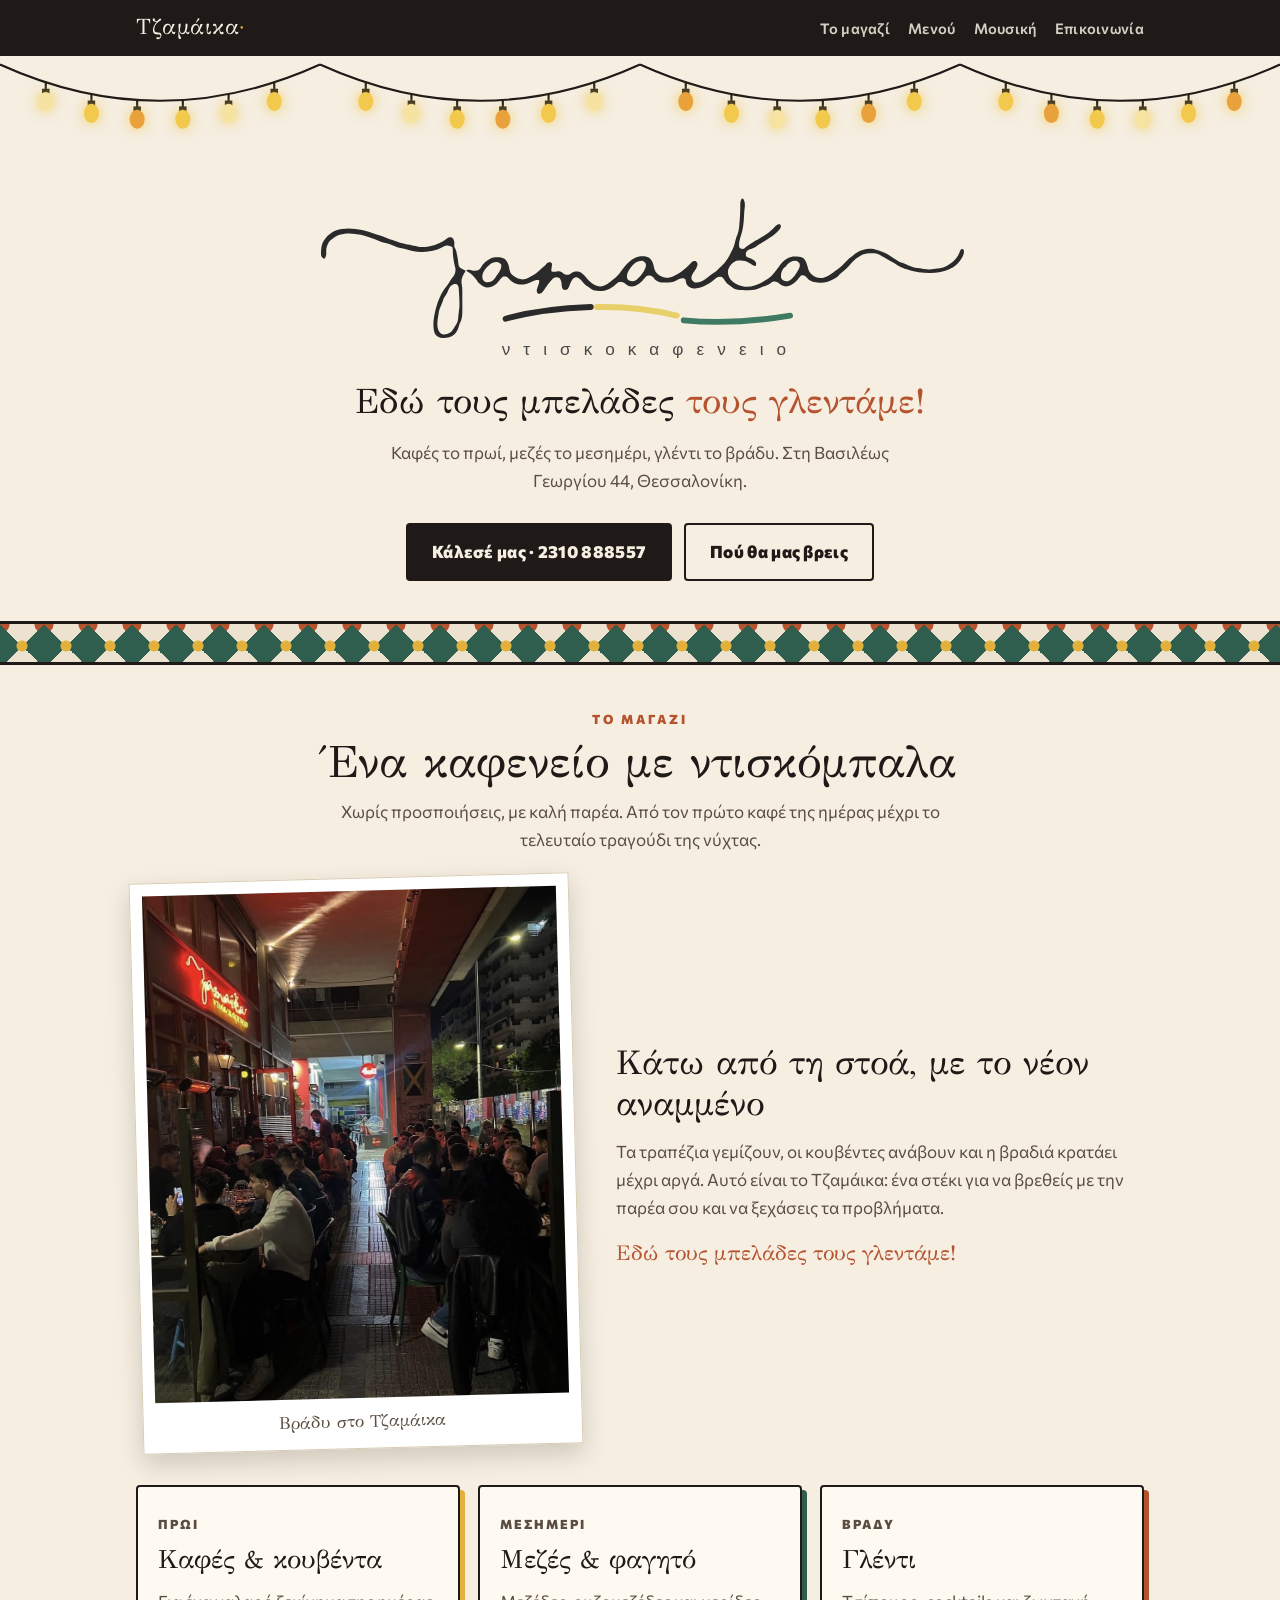
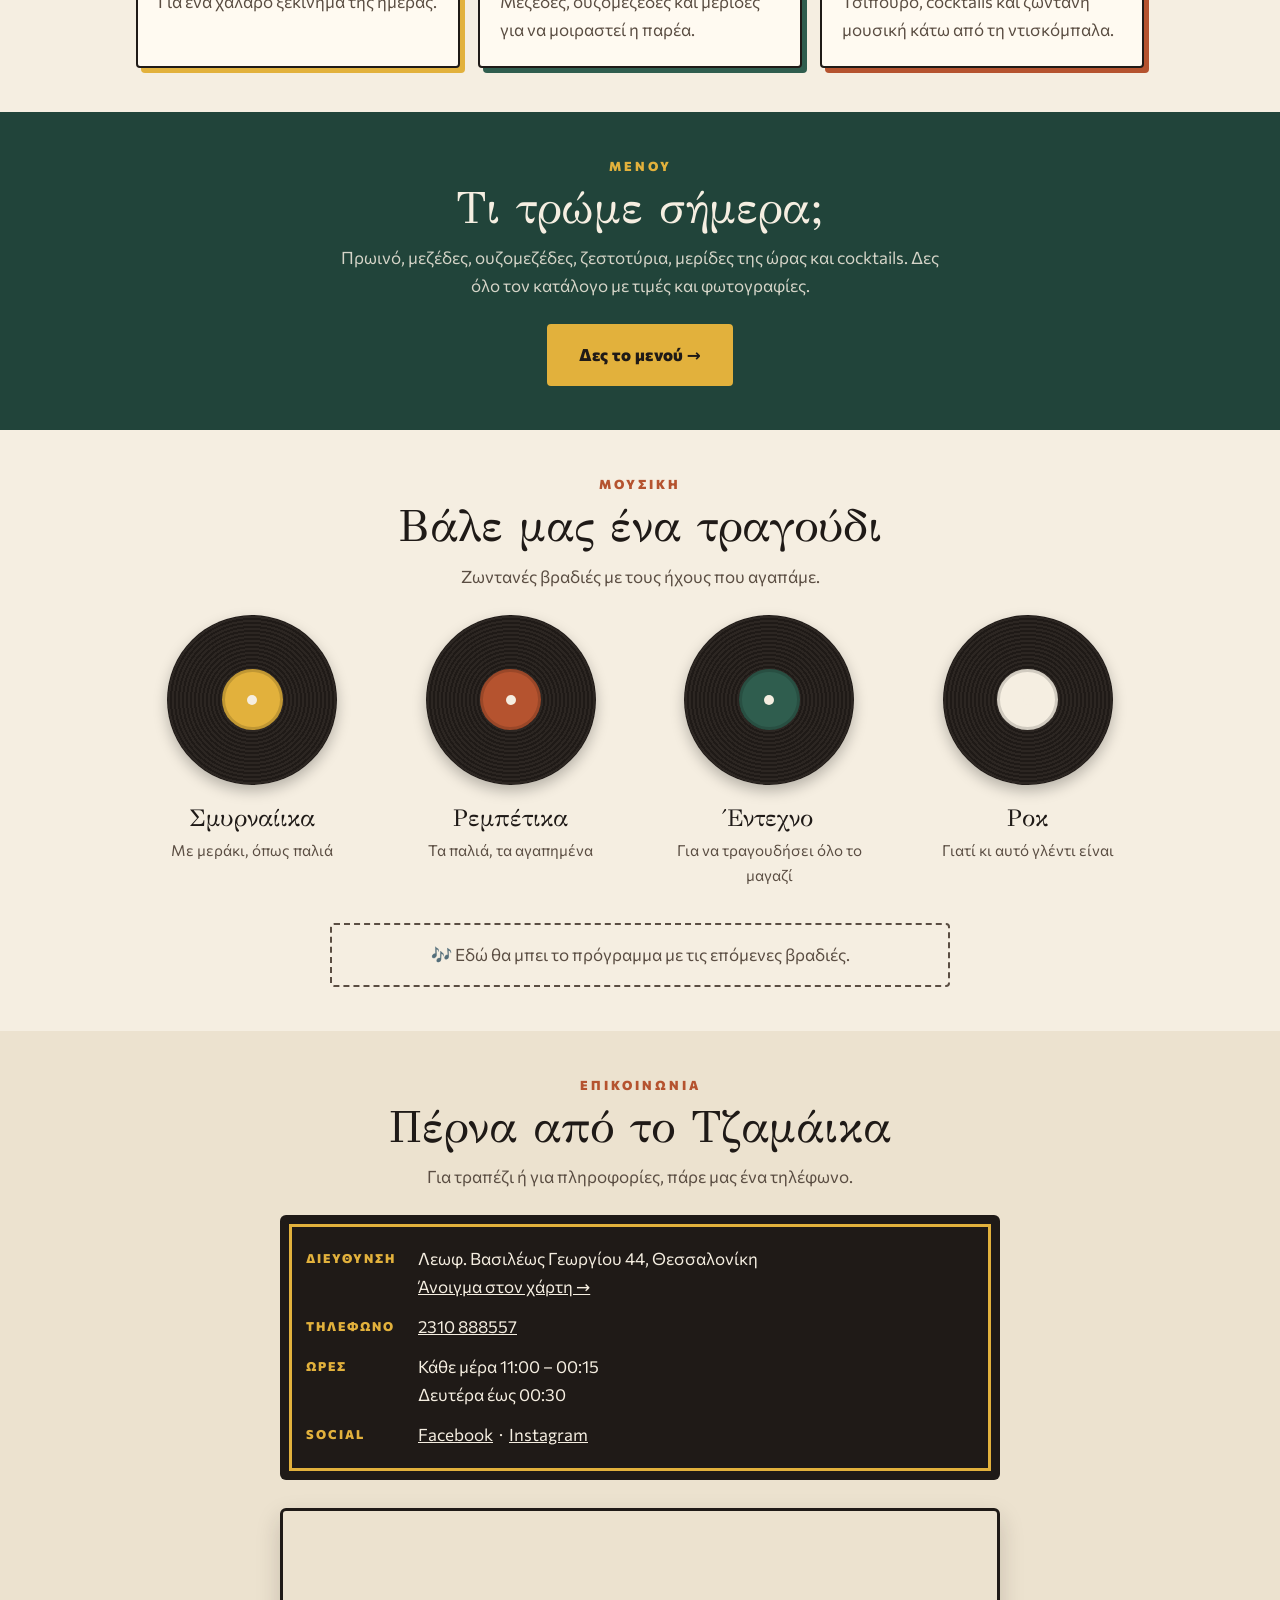
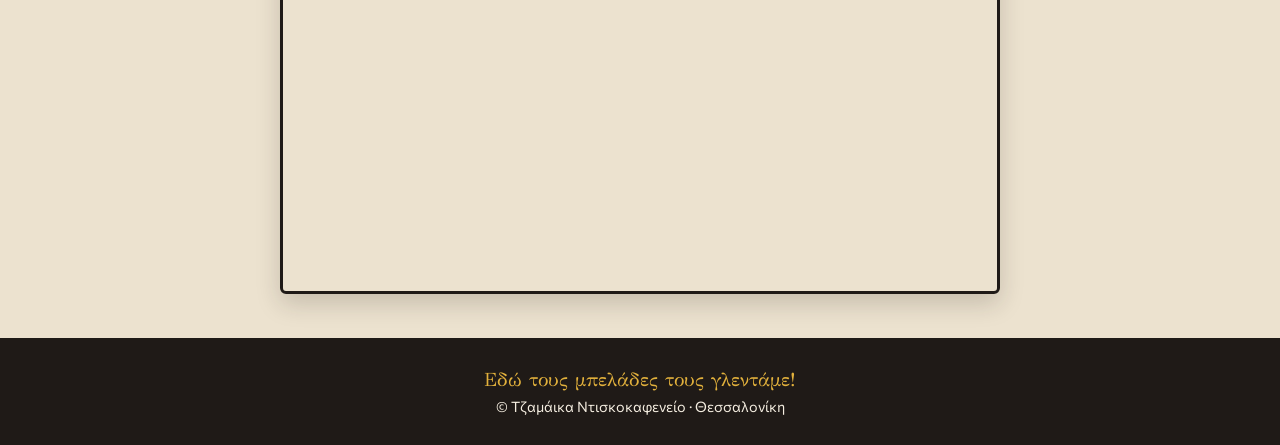
<file: index.html>
<!doctype html>
<html lang="el">
<head>
<meta charset="utf-8">
<meta name="viewport" content="width=device-width, initial-scale=1">
<title>Τζαμάικα Ντισκοκαφενείο · Θεσσαλονίκη</title>
<meta name="description" content="Τζαμάικα ντισκοκαφενείο στη Λεωφ. Βασιλέως Γεωργίου 44, Θεσσαλονίκη. Καφές, μεζέδες, φαγητό και ζωντανή λαϊκή μουσική.">
<link rel="preconnect" href="https://fonts.googleapis.com">
<link rel="preconnect" href="https://fonts.gstatic.com" crossorigin>
<link href="https://fonts.googleapis.com/css2?family=GFS+Didot&family=Commissioner:wght@400;600;800&display=swap" rel="stylesheet">
<style>
:root{
    --plaster:#f5eee1; --plaster2:#ece2cf; --ink:#1f1a17; --ink2:#5a4d42;
    --mustard:#e2b13c; --green:#2f5d4e; --green-d:#21443a; --clay:#b5532f; --line:#d9cbb2;
  }
  *{box-sizing:border-box;margin:0;padding:0}
  html{scroll-behavior:smooth}
  body{font-family:"Commissioner",system-ui,sans-serif;background:var(--plaster);color:var(--ink);line-height:1.65;font-size:17px}
  a{color:inherit}
  .wrap{max-width:1040px;margin:0 auto;padding:0 16px}
  .serif{font-family:"GFS Didot",Georgia,serif}

  /* top bar */
  header{position:sticky;top:0;z-index:20;background:var(--ink);color:var(--plaster)}
  header .wrap{display:flex;align-items:center;justify-content:space-between;min-height:56px;gap:10px;flex-wrap:wrap}
  .brand{font-family:"GFS Didot",serif;font-size:1.35rem;text-decoration:none;letter-spacing:.5px}
  .brand b{color:var(--mustard);font-weight:400}
  nav{display:flex;gap:18px;flex-wrap:wrap}
  nav a{text-decoration:none;font-size:.92rem;font-weight:600;letter-spacing:.3px;opacity:.85}
  @media (max-width:520px){header .wrap{justify-content:center;padding-top:6px;padding-bottom:6px}.brand{display:none}nav{gap:14px;justify-content:center}nav a{font-size:.85rem}}
  nav a:hover{opacity:1;color:var(--mustard)}

  /* hero */
  .hero{position:relative;text-align:center;padding:0 0 40px;overflow:hidden}
  .lights{display:block;width:100%;height:90px}
  .lights .b{filter:drop-shadow(0 0 6px rgba(242,201,76,.9))}
  @media (prefers-reduced-motion:no-preference){
    .lights .b{animation:glow 2.4s ease-in-out infinite}
    .lights .b:nth-of-type(3n){animation-delay:.8s}
    .lights .b:nth-of-type(3n+1){animation-delay:1.6s}
  }
  @keyframes glow{50%{opacity:.55}}
  .logo{display:block;width:min(680px,100%);height:auto;margin:18px auto 6px}
  .motto{font-family:"GFS Didot",serif;font-size:clamp(1.5rem,4.5vw,2.2rem);margin:6px 0 8px}
  .motto em{color:var(--clay);font-style:normal}
  .sub{color:var(--ink2);max-width:560px;margin:0 auto 28px}
  .btns{display:flex;gap:12px;justify-content:center;flex-wrap:wrap}
  .btn{display:inline-block;padding:13px 24px;border-radius:4px;text-decoration:none;font-weight:800;letter-spacing:.3px;border:2px solid var(--ink)}
  .btn.primary{background:var(--ink);color:var(--plaster)}
  .btn.primary:hover{background:var(--green)}
  .btn.ghost:hover{background:var(--mustard)}

  /* cement tile band */
  .tiles{height:44px;background-color:var(--plaster2);
    background-image:
      radial-gradient(circle at 50% 50%,var(--mustard) 0 5px,transparent 6px),
      conic-gradient(from 45deg at 50% 50%,var(--green) 0 25%,transparent 0 50%,var(--green) 0 75%,transparent 0),
      radial-gradient(circle at 0 0,var(--clay) 0 9px,transparent 10px),
      radial-gradient(circle at 100% 0,var(--clay) 0 9px,transparent 10px),
      radial-gradient(circle at 0 100%,var(--clay) 0 9px,transparent 10px),
      radial-gradient(circle at 100% 100%,var(--clay) 0 9px,transparent 10px);
    background-size:44px 44px,44px 44px,44px 44px,44px 44px,44px 44px,44px 44px;
    border-top:3px solid var(--ink);border-bottom:3px solid var(--ink)}

  section{padding:44px 0}
  .kicker{display:block;text-align:center;font-size:.8rem;font-weight:800;letter-spacing:3px;text-transform:uppercase;color:var(--clay);margin-bottom:6px}
  h2{font-family:"GFS Didot",serif;font-weight:400;font-size:clamp(2rem,6vw,2.8rem);text-align:center;line-height:1.15}
  .lead{color:var(--ink2);text-align:center;max-width:620px;margin:10px auto 24px}

  /* about */
  .three{display:grid;grid-template-columns:repeat(auto-fit,minmax(230px,1fr));gap:18px}
  .moment{background:#fffaf1;border:2px solid var(--ink);border-radius:4px;padding:22px 20px;box-shadow:5px 5px 0 var(--mustard)}
  .moment:nth-child(2){box-shadow:5px 5px 0 var(--green)}
  .moment:nth-child(3){box-shadow:5px 5px 0 var(--clay)}
  .moment .when{font-size:.8rem;font-weight:800;letter-spacing:2px;text-transform:uppercase;color:var(--ink2)}
  .moment h3{font-family:"GFS Didot",serif;font-weight:400;font-size:1.6rem;margin:2px 0 6px}
  .moment p{color:var(--ink2)}

  /* menu board */
  .board-sec{background:var(--green-d)}
  .board-sec h2,.board-sec .lead{color:var(--plaster)}
  .board-sec .lead{opacity:.85}
  .board-sec .kicker{color:var(--mustard)}
  .board{background:var(--green);border:10px solid #6b4a2e;border-radius:6px;padding:28px 24px;color:var(--plaster);
    box-shadow:inset 0 0 40px rgba(0,0,0,.35),0 8px 24px rgba(0,0,0,.3);display:grid;grid-template-columns:repeat(auto-fit,minmax(300px,1fr));gap:26px 48px;max-width:860px;margin:0 auto}
  .board h3{font-family:"GFS Didot",serif;font-weight:400;font-size:1.6rem;color:var(--mustard);border-bottom:1px dashed rgba(245,238,225,.4);padding-bottom:4px;margin-bottom:10px}
  .item{display:flex;align-items:baseline;gap:8px;margin:6px 0}
  .item span:first-child{white-space:nowrap}
  .item .dots{flex:1;border-bottom:2px dotted rgba(245,238,225,.45);transform:translateY(-4px)}
  .item .price{color:var(--mustard);font-weight:600;white-space:nowrap}
  .note{font-size:.9rem;opacity:.75;text-align:center;margin-top:18px;color:var(--plaster)}

  /* music records */
  .records{display:grid;grid-template-columns:repeat(auto-fit,minmax(200px,1fr));gap:26px;justify-items:center}
  .rec{text-align:center}
  .disc{width:170px;height:170px;border-radius:50%;margin:0 auto 14px;position:relative;
    background:repeating-radial-gradient(circle,#1f1a17 0 2px,#2c2622 2px 4px);box-shadow:0 6px 14px rgba(0,0,0,.25)}
  .disc::after{content:"";position:absolute;inset:32%;border-radius:50%;background:var(--c);
    box-shadow:inset 0 0 0 3px rgba(0,0,0,.15)}
  .disc::before{content:"";position:absolute;left:50%;top:50%;width:10px;height:10px;margin:-5px;border-radius:50%;background:var(--plaster);z-index:1}
  .rec:hover .disc{transform:rotate(25deg);transition:transform .6s}
  .rec h3{font-family:"GFS Didot",serif;font-weight:400;font-size:1.5rem}
  .rec p{color:var(--ink2);font-size:.95rem}
  .soon{max-width:620px;margin:34px auto 0;text-align:center;border:2px dashed var(--ink2);border-radius:4px;padding:16px;color:var(--ink2)}

  /* contact sign */
  .contact-sec{background:var(--plaster2)}
  .sign{max-width:720px;margin:0 auto;background:var(--ink);color:var(--plaster);border-radius:6px;padding:30px 26px;
    outline:3px solid var(--mustard);outline-offset:-12px}
  .sign dl{display:grid;grid-template-columns:auto 1fr;gap:12px 22px}
  .sign dt{font-size:.78rem;font-weight:800;letter-spacing:2px;text-transform:uppercase;color:var(--mustard);padding-top:3px}
  .sign dd a{color:var(--plaster)}
  .sign dd a:hover{color:var(--mustard)}
  @media (max-width:520px){.sign dl{grid-template-columns:1fr;gap:2px}.sign dd{margin-bottom:12px}}
  .map{max-width:720px;margin:28px auto 0;border:3px solid var(--ink);border-radius:6px;overflow:hidden;box-shadow:0 10px 24px rgba(31,26,23,.18);line-height:0}
  .map iframe{display:block;width:100%;height:380px;border:0}
  @media (max-width:520px){.map iframe{height:300px}}

  footer{background:var(--ink);color:var(--plaster);text-align:center;padding:26px 0;font-size:.9rem}
  footer .serif{font-size:1.2rem;color:var(--mustard)}
  .sr{position:absolute;width:1px;height:1px;overflow:hidden;clip:rect(0 0 0 0);white-space:nowrap}
  .story{display:grid;grid-template-columns:minmax(0,5fr) minmax(0,6fr);gap:40px;align-items:center;margin:0 0 36px}
  .photo{background:#fff;padding:12px 12px 0;border:1px solid var(--line);box-shadow:0 10px 24px rgba(31,26,23,.18);transform:rotate(-1.5deg);max-width:440px;justify-self:center}
  .photo img{display:block;width:100%;height:auto}
  .photo figcaption{font-family:"GFS Didot",serif;text-align:center;padding:10px 0 12px;color:var(--ink2)}
  .story-text h3{font-family:"GFS Didot",serif;font-weight:400;font-size:clamp(1.6rem,4vw,2.1rem);line-height:1.2;margin-bottom:14px}
  .story-text p{color:var(--ink2);margin-bottom:14px}
  .story-text .sig{font-family:"GFS Didot",serif;font-size:1.3rem;color:var(--clay)}
  @media (max-width:760px){.story{grid-template-columns:1fr;gap:28px}.photo{transform:none}}

/* homepage menu teaser */
.teaser{text-align:center}
.menu-btn{background:var(--mustard);color:var(--ink);border-color:var(--mustard);font-size:1.05rem;padding:15px 30px}
.menu-btn:hover{background:var(--plaster);border-color:var(--plaster)}
nav a.on{color:var(--mustard);opacity:1}

/* menu page */
.page-head{text-align:center;padding:24px 0 20px}
.page-head .logo-sm{display:block;width:min(360px,80%);height:auto;margin:0 auto 10px}
.page-head h1{font-family:"GFS Didot",serif;font-weight:400;font-size:clamp(2.4rem,7vw,3.4rem);line-height:1.1}
.page-head p{color:var(--ink2);max-width:560px;margin:10px auto 0}
.cats{position:sticky;top:56px;z-index:10;background:var(--ink);padding:10px 0}
.cats .wrap{display:flex;gap:10px;justify-content:center;flex-wrap:wrap}
.cats a{color:var(--plaster);text-decoration:none;font-weight:600;font-size:.92rem;padding:6px 14px;border:1px solid rgba(245,238,225,.35);border-radius:999px}
.cats a:hover{background:var(--mustard);color:var(--ink);border-color:var(--mustard)}
.cat{padding:28px 0 8px;scroll-margin-top:120px}
.cat h2{margin-bottom:16px;font-size:clamp(1.7rem,5vw,2.2rem)}
.dishes{display:flex;flex-wrap:wrap;justify-content:center;gap:16px}
.dishes .dish{flex:1 1 240px;max-width:300px}
.dish{background:#fffaf1;border:2px solid var(--ink);border-radius:4px;overflow:hidden;display:flex;flex-direction:column}
.dish .pic{aspect-ratio:16/10;background:var(--plaster2);display:flex;align-items:center;justify-content:center;border-bottom:2px solid var(--ink);
  background-image:repeating-linear-gradient(45deg,transparent 0 14px,rgba(31,26,23,.05) 14px 28px);color:var(--ink2);font-size:.9rem}
.dish .pic img{width:100%;height:100%;object-fit:cover;display:block}
.dish .body{padding:10px 12px 12px;display:flex;flex-direction:column;gap:4px;flex:1}
.dish .row{display:flex;justify-content:space-between;align-items:baseline;gap:10px}
.dish h3{font-family:"GFS Didot",serif;font-weight:400;font-size:1.2rem;line-height:1.2}
.dish .price{font-weight:800;color:var(--clay);white-space:nowrap}
.dish p{color:var(--ink2);font-size:.93rem}
.back{text-align:center;padding:24px 0 40px}
@media (max-width:520px){.cats{top:auto;position:static}}

.cat.contact-sec{background:transparent}
.dish .pic{font-size:.8rem}

/* menu list rows */
.mlist{list-style:none;display:grid;grid-template-columns:repeat(auto-fit,minmax(min(100%,440px),1fr));gap:12px 28px;max-width:980px;margin:0 auto}
.mi{display:grid;grid-template-columns:64px 1fr auto;gap:12px;align-items:center;background:#fffaf1;border:1px solid var(--line);border-radius:6px;padding:8px 12px 8px 8px}
.mi.pop{border-color:var(--mustard);box-shadow:3px 3px 0 var(--mustard)}
.mi .th{width:64px;height:64px;border-radius:4px;overflow:hidden;background:var(--plaster2);background-image:radial-gradient(circle at 50% 50%,var(--mustard) 0 4px,transparent 5px),conic-gradient(from 45deg at 50% 50%,rgba(47,93,78,.35) 0 25%,transparent 0 50%,rgba(47,93,78,.35) 0 75%,transparent 0);background-size:32px 32px}
.mi .th img{width:100%;height:100%;object-fit:cover;display:block}
.mi .noimg{display:block;width:100%;height:100%;background:var(--plaster2);
  background-image:radial-gradient(circle at 50% 50%,var(--mustard) 0 4px,transparent 5px),conic-gradient(from 45deg at 50% 50%,rgba(47,93,78,.35) 0 25%,transparent 0 50%,rgba(47,93,78,.35) 0 75%,transparent 0);background-size:32px 32px}
.mi .nm{display:flex;flex-wrap:wrap;align-items:center;gap:6px;font-family:"GFS Didot",serif;font-size:1.12rem;line-height:1.25}
.mi .badge{font-family:"Commissioner",sans-serif;font-size:.68rem;font-weight:800;letter-spacing:.5px;text-transform:uppercase;background:var(--mustard);color:var(--ink);padding:2px 7px;border-radius:999px}
.mi p{color:var(--ink2);font-size:.86rem;line-height:1.4;margin-top:2px}
.mi .pr{font-weight:800;color:var(--clay);white-space:nowrap}
.cats a.drinks-chip{border-color:var(--mustard);color:var(--mustard)}
.drinks{margin-top:36px}
.dboard{grid-template-columns:repeat(auto-fit,minmax(min(100%,300px),1fr));max-width:1040px}
.dcol .item{font-size:.93rem}
.dcol .item span:first-child{white-space:normal}
</style>
</head>
<body>
<header>
  <div class="wrap">
    <a class="brand" href="#top">Τζαμάικα<b>·</b></a>
    <nav>
      <a href="#about">Το μαγαζί</a>
      <a href="menu.html">Μενού</a>
      <a href="#music">Μουσική</a>
      <a href="#contact">Επικοινωνία</a>
    </nav>
  </div>
</header>

<main id="top">
  <div class="hero">
    <svg class="lights" viewBox="0 0 1200 90" preserveAspectRatio="xMidYMin slice" aria-hidden="true"><path d="M0 8 Q150 76 300 8 M300 8 Q450 76 600 8 M600 8 Q750 76 900 8 M900 8 Q1050 76 1200 8" fill="none" stroke="#1f1a17" stroke-width="2"/><line x1="42.9" y1="24.7" x2="42.9" y2="32.7" stroke="#1f1a17" stroke-width="2"/><rect x="39.4" y="30.7" width="7" height="5" fill="#1f1a17"/><ellipse class="b" cx="42.9" cy="42.7" rx="7" ry="9" fill="#f7e3a1"/><line x1="85.7" y1="35.8" x2="85.7" y2="43.8" stroke="#1f1a17" stroke-width="2"/><rect x="82.2" y="41.8" width="7" height="5" fill="#1f1a17"/><ellipse class="b" cx="85.7" cy="53.8" rx="7" ry="9" fill="#f2c94c"/><line x1="128.6" y1="41.3" x2="128.6" y2="49.3" stroke="#1f1a17" stroke-width="2"/><rect x="125.1" y="47.3" width="7" height="5" fill="#1f1a17"/><ellipse class="b" cx="128.6" cy="59.3" rx="7" ry="9" fill="#e9a23b"/><line x1="171.4" y1="41.3" x2="171.4" y2="49.3" stroke="#1f1a17" stroke-width="2"/><rect x="167.9" y="47.3" width="7" height="5" fill="#1f1a17"/><ellipse class="b" cx="171.4" cy="59.3" rx="7" ry="9" fill="#f2c94c"/><line x1="214.3" y1="35.8" x2="214.3" y2="43.8" stroke="#1f1a17" stroke-width="2"/><rect x="210.8" y="41.8" width="7" height="5" fill="#1f1a17"/><ellipse class="b" cx="214.3" cy="53.8" rx="7" ry="9" fill="#f7e3a1"/><line x1="257.1" y1="24.7" x2="257.1" y2="32.7" stroke="#1f1a17" stroke-width="2"/><rect x="253.6" y="30.7" width="7" height="5" fill="#1f1a17"/><ellipse class="b" cx="257.1" cy="42.7" rx="7" ry="9" fill="#f2c94c"/><line x1="342.9" y1="24.7" x2="342.9" y2="32.7" stroke="#1f1a17" stroke-width="2"/><rect x="339.4" y="30.7" width="7" height="5" fill="#1f1a17"/><ellipse class="b" cx="342.9" cy="42.7" rx="7" ry="9" fill="#f2c94c"/><line x1="385.7" y1="35.8" x2="385.7" y2="43.8" stroke="#1f1a17" stroke-width="2"/><rect x="382.2" y="41.8" width="7" height="5" fill="#1f1a17"/><ellipse class="b" cx="385.7" cy="53.8" rx="7" ry="9" fill="#f7e3a1"/><line x1="428.6" y1="41.3" x2="428.6" y2="49.3" stroke="#1f1a17" stroke-width="2"/><rect x="425.1" y="47.3" width="7" height="5" fill="#1f1a17"/><ellipse class="b" cx="428.6" cy="59.3" rx="7" ry="9" fill="#f2c94c"/><line x1="471.4" y1="41.3" x2="471.4" y2="49.3" stroke="#1f1a17" stroke-width="2"/><rect x="467.9" y="47.3" width="7" height="5" fill="#1f1a17"/><ellipse class="b" cx="471.4" cy="59.3" rx="7" ry="9" fill="#e9a23b"/><line x1="514.3" y1="35.8" x2="514.3" y2="43.8" stroke="#1f1a17" stroke-width="2"/><rect x="510.8" y="41.8" width="7" height="5" fill="#1f1a17"/><ellipse class="b" cx="514.3" cy="53.8" rx="7" ry="9" fill="#f2c94c"/><line x1="557.1" y1="24.7" x2="557.1" y2="32.7" stroke="#1f1a17" stroke-width="2"/><rect x="553.6" y="30.7" width="7" height="5" fill="#1f1a17"/><ellipse class="b" cx="557.1" cy="42.7" rx="7" ry="9" fill="#f7e3a1"/><line x1="642.9" y1="24.7" x2="642.9" y2="32.7" stroke="#1f1a17" stroke-width="2"/><rect x="639.4" y="30.7" width="7" height="5" fill="#1f1a17"/><ellipse class="b" cx="642.9" cy="42.7" rx="7" ry="9" fill="#e9a23b"/><line x1="685.7" y1="35.8" x2="685.7" y2="43.8" stroke="#1f1a17" stroke-width="2"/><rect x="682.2" y="41.8" width="7" height="5" fill="#1f1a17"/><ellipse class="b" cx="685.7" cy="53.8" rx="7" ry="9" fill="#f2c94c"/><line x1="728.6" y1="41.3" x2="728.6" y2="49.3" stroke="#1f1a17" stroke-width="2"/><rect x="725.1" y="47.3" width="7" height="5" fill="#1f1a17"/><ellipse class="b" cx="728.6" cy="59.3" rx="7" ry="9" fill="#f7e3a1"/><line x1="771.4" y1="41.3" x2="771.4" y2="49.3" stroke="#1f1a17" stroke-width="2"/><rect x="767.9" y="47.3" width="7" height="5" fill="#1f1a17"/><ellipse class="b" cx="771.4" cy="59.3" rx="7" ry="9" fill="#f2c94c"/><line x1="814.3" y1="35.8" x2="814.3" y2="43.8" stroke="#1f1a17" stroke-width="2"/><rect x="810.8" y="41.8" width="7" height="5" fill="#1f1a17"/><ellipse class="b" cx="814.3" cy="53.8" rx="7" ry="9" fill="#e9a23b"/><line x1="857.1" y1="24.7" x2="857.1" y2="32.7" stroke="#1f1a17" stroke-width="2"/><rect x="853.6" y="30.7" width="7" height="5" fill="#1f1a17"/><ellipse class="b" cx="857.1" cy="42.7" rx="7" ry="9" fill="#f2c94c"/><line x1="942.9" y1="24.7" x2="942.9" y2="32.7" stroke="#1f1a17" stroke-width="2"/><rect x="939.4" y="30.7" width="7" height="5" fill="#1f1a17"/><ellipse class="b" cx="942.9" cy="42.7" rx="7" ry="9" fill="#f2c94c"/><line x1="985.7" y1="35.8" x2="985.7" y2="43.8" stroke="#1f1a17" stroke-width="2"/><rect x="982.2" y="41.8" width="7" height="5" fill="#1f1a17"/><ellipse class="b" cx="985.7" cy="53.8" rx="7" ry="9" fill="#e9a23b"/><line x1="1028.6" y1="41.3" x2="1028.6" y2="49.3" stroke="#1f1a17" stroke-width="2"/><rect x="1025.1" y="47.3" width="7" height="5" fill="#1f1a17"/><ellipse class="b" cx="1028.6" cy="59.3" rx="7" ry="9" fill="#f2c94c"/><line x1="1071.4" y1="41.3" x2="1071.4" y2="49.3" stroke="#1f1a17" stroke-width="2"/><rect x="1067.9" y="47.3" width="7" height="5" fill="#1f1a17"/><ellipse class="b" cx="1071.4" cy="59.3" rx="7" ry="9" fill="#f7e3a1"/><line x1="1114.3" y1="35.8" x2="1114.3" y2="43.8" stroke="#1f1a17" stroke-width="2"/><rect x="1110.8" y="41.8" width="7" height="5" fill="#1f1a17"/><ellipse class="b" cx="1114.3" cy="53.8" rx="7" ry="9" fill="#f2c94c"/><line x1="1157.1" y1="24.7" x2="1157.1" y2="32.7" stroke="#1f1a17" stroke-width="2"/><rect x="1153.6" y="30.7" width="7" height="5" fill="#1f1a17"/><ellipse class="b" cx="1157.1" cy="42.7" rx="7" ry="9" fill="#e9a23b"/></svg>
    <div class="wrap">
      <h1 class="sr">Τζαμάικα Ντισκοκαφενείο</h1>
      <svg xmlns="http://www.w3.org/2000/svg" viewBox="40 600 1740 520" class="logo" role="img" aria-label="Jamaika ντισκοκαφενείο">
<title>Jamaika ντισκοκαφενείο</title>
<g><path d="M0 0 C1.94 0.31 1.94 0.31 4 2 C8.19 9.79 7.8 18.66 6.51 27.25 C6 31 5.75 34.67 5.57 38.45 C5.5 39.88 5.43 41.31 5.35 42.74 C5.32 43.48 5.28 44.21 5.24 44.97 C4.35 62.38 3.1 78.87 -2.79 95.38 C-5.8 104.4 -8.79 115.44 -7 125 C-4.42 128.36 -2.79 128.84 1.31 129.69 C5.85 128.84 7.76 127.07 11.01 123.92 C14.97 120.1 19.18 117.19 23.98 114.5 C24.55 114.18 25.11 113.86 25.7 113.53 C26.9 112.85 28.11 112.17 29.32 111.49 C32.48 109.71 35.64 107.91 38.8 106.11 C39.43 105.75 40.05 105.39 40.69 105.03 C55.59 96.54 69.35 88.08 81.29 75.61 C81.82 75.06 82.35 74.51 82.9 73.94 C83.89 72.89 84.87 71.83 85.83 70.74 C88.41 67.99 90.03 66.99 93.72 66.04 C94.8 66.03 95.89 66.01 97 66 C99 68 99 68 99.5 71.12 C98.81 76.44 96.51 79.08 93 83 C92.72 83.32 92.72 83.32 91.31 84.93 C83.42 93.38 73.36 99.8 63.42 105.58 C59.82 107.69 56.32 109.95 52.8 112.21 C50.91 113.42 49.01 114.63 47.11 115.82 C46.16 116.42 45.22 117.01 44.25 117.62 C43.83 117.89 43.83 117.89 41.7 119.23 C40.25 120.18 38.81 121.14 37.44 122.2 C32.18 126.23 26.66 128.17 20.41 130.23 C15.17 132.1 12.56 133.78 10 139 C9.56 143.24 9.47 146.5 12 150 C14.39 151.09 16.65 151.98 19.12 152.81 C25.81 155.26 32.64 158.29 36 165 C36.19 168 36.19 168 36 171 C35.34 171.66 34.68 172.32 34 173 C29.17 172.77 26.7 171.34 23.12 168.19 C12.67 159.39 2.31 157.87 -11 159 C-14.46 159.81 -17.05 161.04 -20 163 C-20.69 163.41 -21.38 163.83 -22.1 164.25 C-28.95 168.76 -32.55 175.12 -35.38 182.69 C-37.12 191.94 -34.59 199.03 -29.79 207.01 C-22.36 216.67 -10.65 222.55 1 225 C1.44 225.1 1.44 225.1 3.68 225.63 C25.66 229.16 50.75 216.29 68.38 204.39 C78.27 197.15 85.46 187.57 92.43 177.64 C102.56 163.24 111.8 152.46 130 149 C133.15 148.65 136.27 148.52 139.44 148.5 C140.17 148.49 140.9 148.49 141.66 148.48 C147.59 148.62 153.21 149.8 157.95 153.54 C158.17 153.81 158.17 153.81 159.25 155.19 C159.69 155.72 160.13 156.25 160.58 156.79 C164.63 163.09 166.74 169.24 168.38 176.5 C170.87 186.53 173.64 191.94 182.38 197.81 C192.53 203.8 198.92 204.91 210.55 202.16 C219.82 199.46 226.79 195.21 234.35 189.28 C236.89 187.31 239.52 185.45 242.12 183.56 C251.64 176.36 259.99 168.05 268.34 159.57 C272.01 155.89 275.79 152.61 279.98 149.54 C282 148 283.74 146.33 285.56 144.56 C298.16 133.48 315.83 128.49 332.3 128.69 C338.46 129.21 343.97 131.1 349.75 133.19 C350.32 133.38 350.32 133.38 353.21 134.36 C362.24 137.5 370.86 141.01 378.44 146.94 C382.87 150.27 387.36 152.97 392.3 155.48 C394.5 156.72 396.33 157.98 398.33 159.5 C402 162.17 405.69 163.53 410 164.88 C415.7 166.75 420.92 168.88 426.25 171.62 C435.35 176.13 445.03 177.54 455 179 C455.5 179.07 455.5 179.07 458.06 179.45 C463.01 180.17 467.96 180.86 472.93 181.48 C473.71 181.58 474.5 181.68 475.31 181.79 C483.73 182.45 491.48 181.26 499.73 179.71 C501.86 179.32 504 178.94 506.14 178.57 C518.47 176.34 527.38 172.01 537 164 C537.58 163.56 538.17 163.13 538.77 162.68 C548.11 155.41 554.41 145.7 558.06 134.58 C559 132 559 132 561 130 C563.5 129.62 563.5 129.62 566 130 C568.35 133.6 568.25 136.31 567.66 140.45 C564.1 154.15 552.22 168.7 540.38 176.12 C538.6 177.11 536.8 178.07 535 179 C533.88 179.6 532.75 180.2 531.59 180.82 C503.45 195.28 456.83 192.46 427 183 C426.12 182.72 425.25 182.45 424.34 182.16 C413.85 178.77 404.14 175.08 394.94 168.94 C391.84 166.89 388.67 165.16 385.38 163.44 C381.45 161.36 377.7 159.2 374 156.75 C368.54 153.19 362.83 150.16 357.06 147.12 C356.14 146.64 355.21 146.15 354.26 145.64 C353.38 145.19 352.5 144.73 351.6 144.26 C350.81 143.85 350.02 143.44 349.21 143.01 C343.2 140.26 336.93 140.74 330.44 140.69 C329.31 140.66 328.18 140.63 327.01 140.6 C315.42 140.51 306.78 143.94 297.25 150.31 C296.9 150.54 296.9 150.54 295.12 151.67 C288.84 155.79 283.84 160.78 279 166.5 C271.23 175.48 262.72 184.63 252.93 191.41 C251 193 251 193 248.67 195.9 C246.03 199.15 242.92 201.38 239.38 203.56 C238.76 203.95 238.14 204.33 237.5 204.73 C220.44 215.17 203.53 218.14 184.06 213.69 C177.97 212.19 172.76 210.23 168.38 205.56 C167.79 204.95 167.21 204.34 166.61 203.71 C166.34 203.43 166.34 203.43 165 202 C160.24 197.12 160.24 197.12 155.62 196.69 C152 197 152 197 149.94 198.5 C148.85 199.9 147.78 201.3 146.74 202.73 C138.65 213.81 129.87 222.23 116 225 C106.79 226.09 101.25 222.85 94.12 217.31 C93.39 216.71 92.65 216.11 91.88 215.49 C88.3 212.66 85.3 212.43 80.82 212.46 C76.37 213.31 73.65 216.05 70.18 218.84 C65.82 221.8 61.32 223.24 56.34 224.84 C51.87 226.3 47.84 227.99 43.69 230.25 C32.77 235.9 20.98 235.33 9 235 C8.11 234.98 7.23 234.96 6.32 234.94 C3.52 234.87 0.73 234.79 -2.06 234.69 C-2.93 234.67 -3.8 234.64 -4.69 234.62 C-13.68 234.24 -19.99 231.47 -27.12 226.12 C-27.71 225.7 -28.29 225.28 -28.89 224.85 C-30.61 223.59 -32.31 222.3 -34 221 C-34.53 220.6 -35.07 220.2 -35.62 219.78 C-39.31 216.89 -41.67 213.84 -44.12 209.88 C-48.33 203.1 -48.33 203.1 -52 201 C-57.15 199.94 -61.76 200.72 -66.2 203.6 C-69.15 205.9 -71.86 208.46 -74.62 210.98 C-77.71 213.6 -80.98 215.58 -84.49 217.57 C-87 219 -87 219 -89.26 220.53 C-99.99 227.67 -114.12 231.89 -127 230 C-132.82 228.37 -137.17 225.76 -141 221 C-143 217.21 -143.62 213.17 -144.34 208.99 C-145 207 -145 207 -148 205 C-156.39 203.37 -162.01 206.79 -169 211 C-177.17 215.13 -185.21 215.23 -194.19 215.31 C-195.26 215.34 -196.33 215.37 -197.44 215.4 C-206.1 215.47 -214.47 214.09 -221.44 208.56 C-224 206 -224 206 -226 203.38 C-228.87 199.97 -231.64 198.44 -236.03 197.62 C-239.56 197.35 -242.02 197.31 -244.97 199.39 C-246.92 201.37 -248.68 203.42 -250.44 205.56 C-251.73 207.04 -253.04 208.52 -254.35 209.99 C-254.97 210.69 -255.6 211.39 -256.24 212.12 C-259.7 215.82 -263.6 218.54 -268 221 C-268.37 221.21 -268.37 221.21 -270.22 222.29 C-276.01 225.28 -281.56 225.96 -288 225 C-290.68 224.05 -292.74 222.71 -295 221 C-295.7 220.48 -296.41 219.97 -297.13 219.43 C-298.53 218.39 -299.92 217.34 -301.3 216.27 C-305.5 213.13 -309.94 213.45 -315 214 C-318.01 215.51 -320.17 217.22 -322.61 219.51 C-326.99 223.54 -331.54 226.75 -336.62 229.81 C-337.26 230.2 -337.89 230.58 -338.54 230.98 C-351.01 238.33 -366.18 238.36 -380 235 C-384.07 233.12 -387.45 230.72 -391 228 C-391.92 227.38 -392.85 226.75 -393.8 226.11 C-399.66 222.12 -404.25 217.76 -408.88 212.41 C-412.97 207.77 -416.63 203.74 -422.62 201.88 C-426.74 202.03 -428.64 202.59 -432 205 C-436.29 210.05 -438.78 216.61 -441.41 222.63 C-445.49 231.74 -445.49 231.74 -450 234 C-453.34 234.36 -455.27 234.49 -458.1 232.6 C-460.93 228.73 -461.02 224.81 -461.5 220.12 C-462.17 213.66 -462.78 209.08 -467 204 C-470.77 201.52 -474.35 201.82 -478.67 202.36 C-482.83 203.5 -485.08 206.29 -487.81 209.5 C-488.4 210.16 -488.99 210.82 -489.6 211.51 C-495.03 217.72 -499.72 224.42 -504.38 231.21 C-512.03 242.33 -512.03 242.33 -517.69 244.25 C-521 244 -521 244 -523.44 242.5 C-525.58 239.08 -525.3 237.02 -525 233 C-524.19 230.07 -523.12 227.27 -522 224.44 C-520.06 219.5 -518.47 215.42 -519 210 C-520 209 -520 209 -523.17 208.79 C-527.14 209.01 -529.61 209.79 -533.21 211.41 C-534.37 211.9 -535.52 212.4 -536.71 212.91 C-537.92 213.44 -539.13 213.96 -540.38 214.5 C-555.56 220.81 -567.17 222.93 -582.97 216.48 C-588.82 213.62 -593.06 210.26 -597.19 205.25 C-599.57 202.36 -601.19 200.73 -605 200 C-608.45 199.77 -609.93 199.69 -613 201 C-617.02 204.59 -620.26 208.79 -623.59 213.01 C-630.19 221.15 -639.73 227.04 -650.28 228.27 C-659.61 227.93 -668.39 221.07 -675 215 C-676.6 212.81 -678.1 210.65 -679.56 208.38 C-685.38 199.82 -692.77 192.8 -701.89 187.82 C-702.92 187.22 -703.94 186.62 -705 186 C-705 185.34 -705 184.68 -705 184 C-701.82 182.41 -698.47 182.72 -695 183 C-694.03 183.33 -693.06 183.66 -692.06 184 C-686.11 185.94 -679.71 185.73 -673.9 183.3 C-669.87 180.54 -667.6 176.04 -665 172 C-658.78 163.16 -647.25 154.14 -636.64 151.33 C-627.01 150.12 -615.17 148.85 -607 155 C-599.03 161.97 -596.65 171.16 -595.13 181.24 C-593.88 189.02 -591.24 193.47 -584.94 198.12 C-584.65 198.34 -584.65 198.34 -583.18 199.44 C-574.95 205.4 -567.27 208.29 -557 207 C-552.44 205.56 -548.23 203.59 -543.94 201.5 C-542.83 200.99 -541.72 200.49 -540.58 199.97 C-531.01 195.45 -523.21 189.62 -515.94 181.94 C-512.16 178.06 -508.24 174.76 -503.9 171.53 C-501.54 169.63 -499.84 167.39 -498 165 C-495.34 163.05 -494.21 162.99 -490.88 163.19 C-488 164 -488 164 -486 167 C-485.99 168.95 -485.99 168.95 -486.31 171.12 C-486.37 171.52 -486.37 171.52 -486.64 173.51 C-486.76 174.33 -486.88 175.15 -487 176 C-487.22 177.64 -487.43 179.29 -487.62 180.94 C-487.72 181.67 -487.82 182.4 -487.91 183.15 C-488 185 -488 185 -487 187 C-485.07 187.45 -485.07 187.45 -482.69 187.69 C-482.3 187.73 -482.3 187.73 -480.32 187.95 C-477.98 188 -476.26 187.6 -474 187 C-469.04 186.5 -465.2 186.35 -460.75 188.75 C-458.92 190.25 -457.08 191.75 -455.25 193.25 C-450.73 195.68 -447.02 196.04 -442 195 C-439.63 193.65 -437.53 192.1 -435.35 190.48 C-429.89 187.04 -423.44 186.47 -417.19 187.62 C-409.82 189.71 -405.65 194.26 -401 200 C-391.21 211.9 -379.93 223.3 -363.92 225.25 C-353.57 225.81 -345.65 220.51 -337.94 214.19 C-336.45 212.99 -334.96 211.8 -333.46 210.61 C-332.73 210.01 -332 209.41 -331.25 208.8 C-329.73 207.58 -328.19 206.4 -326.64 205.23 C-321.79 201.61 -317.95 197.99 -314.38 193.12 C-313.91 192.51 -313.44 191.9 -312.96 191.27 C-311.63 189.52 -310.31 187.76 -309 186 C-295.87 168.61 -283 152.56 -260.35 148.28 C-250.68 147.12 -244.17 147.73 -235.94 152.94 C-229.46 158.78 -226.84 167.49 -225.38 175.81 C-223.62 185.63 -220.17 191.16 -212 197 C-202.9 202.84 -195.44 204.58 -184.85 202.33 C-163.01 196.27 -146.49 181.98 -131.09 166.02 C-130.79 165.71 -130.79 165.71 -129.25 164.11 C-128.71 163.54 -128.17 162.97 -127.62 162.39 C-124.86 160.03 -122.53 159.8 -119 160 C-115.91 161.95 -115.15 163.6 -113.88 167 C-113.09 175.99 -121.73 186.02 -126.36 193.38 C-129.24 197.98 -129.96 201.61 -129 207 C-126.97 210.38 -124.55 213.22 -121 215 C-109.53 216.58 -98.78 210.3 -89.83 203.67 C-87.16 201.63 -84.53 199.55 -81.9 197.46 C-79 195.23 -75.97 193.22 -72.94 191.19 C-68.73 188.31 -65.08 185.4 -61.61 181.68 C-59.29 179.26 -56.75 177.13 -54.19 174.97 C-48.2 169.58 -43.34 164.07 -38.94 157.31 C-38.68 156.92 -38.68 156.92 -37.36 154.91 C-33.4 148.81 -30.04 142.6 -27 136 C-26.43 134.9 -25.86 133.8 -25.27 132.67 C-21.08 124.52 -18.72 116.52 -16.78 107.57 C-15.48 101.67 -13.79 96.32 -11.11 90.86 C-7.75 82.22 -7.29 72.65 -6.44 63.5 C-6.37 62.82 -6.31 62.14 -6.24 61.44 C-5.04 48.72 -4.55 36.03 -4.38 23.26 C-4.11 6.17 -4.11 6.17 0 0 Z M-286.39 179.33 C-291.94 186.95 -295.51 194.43 -294 204 C-292.96 207.24 -292.09 208.43 -289.08 210 C-283.93 211.99 -279.4 212.5 -274 211 C-271.52 209.43 -269.63 208.06 -267.5 206.12 C-266.94 205.63 -266.38 205.14 -265.81 204.64 C-260.7 200 -256.69 194.83 -253 189 C-252.41 188.07 -251.82 187.15 -251.22 186.19 C-247.29 179.81 -244.8 174.64 -246 167 C-247.71 163.93 -249.81 161.59 -253 160 C-268.02 158.33 -278.05 168.32 -286.39 179.33 Z M114 171 C113.68 171.69 113.36 172.38 113.03 173.09 C111.72 175.51 110.43 175.81 108 177 C101.96 184.23 99.56 191.07 99.75 200.44 C100.18 204.78 101.8 206.95 105 209.75 C109.03 212.27 113.36 212.68 118 212 C130.89 206.7 141.17 189.95 146.69 177.5 C148.14 173.34 148.42 170.27 147 166 C143.65 162.05 141.68 160.15 136.5 159.69 C127.52 159.85 119.89 164.42 114 171 Z M-659 184 C-663.5 190.73 -665.31 196.91 -664 205 C-662.66 209.33 -660.65 211.6 -656.75 214 C-650.56 215.65 -646.08 214.76 -640.44 212.06 C-635.03 208.83 -632.33 204.2 -629 199 C-627.61 197.12 -626.22 195.24 -624.81 193.38 C-619.61 186.26 -615.06 179.12 -616 170 C-618.84 166.35 -621.51 164.12 -626 163 C-640.46 161.5 -650.8 173.25 -659 184 Z " fill="#2a2a2a" transform="translate(1171,688)"/><path d="M0 0 C4.21 1.49 8.44 2.87 12.68 4.25 C18.9 6.3 25.04 8.54 31.16 10.88 C36.82 13.03 42.54 14.94 48.3 16.79 C50.24 17.45 52.17 18.14 54.04 18.96 C62.3 22.56 70.91 24.25 79.68 26.12 C81.25 26.46 82.81 26.81 84.37 27.15 C88.91 28.14 93.45 29.1 98 30.06 C98.71 30.21 99.42 30.36 100.15 30.52 C102.18 30.94 104.2 31.36 106.23 31.78 C106.8 31.9 106.8 31.9 109.71 32.5 C134.01 36.65 161.64 27.1 181.43 13.31 C182.26 12.72 183.08 12.12 183.93 11.51 C187.8 8.79 191.34 8.29 196 9.06 C200.11 11.92 201.72 14.86 202.74 19.76 C203.13 23.24 202.94 26.67 202.68 30.15 C202.99 33 203.51 34.23 204.84 36.69 C207.54 41.75 208.54 46.97 209.62 52.56 C209.84 53.61 210.05 54.67 210.27 55.75 C211.73 63.12 212.79 70.44 213.44 77.92 C214.07 81.46 214.71 83.28 217 86.06 C219.44 87.74 222.02 89.06 224.68 90.37 C225.04 90.55 225.04 90.55 226.81 91.46 C228.53 92.34 230.26 93.2 232 94.06 C231.45 94.96 230.91 95.85 230.35 96.77 C224.12 107.22 218.95 116.74 222 129.22 C223.52 136.74 223.31 144.35 223.3 151.99 C223.3 153.62 223.31 155.26 223.31 156.89 C223.32 160.31 223.32 163.73 223.31 167.14 C223.31 171.49 223.32 175.83 223.35 180.17 C223.36 183.55 223.36 186.93 223.36 190.3 C223.36 191.9 223.37 193.5 223.38 195.1 C223.44 206.81 222.97 218.28 217.09 228.71 C215.86 231.36 215.08 234.06 214.29 236.86 C211.15 247.95 206.2 256.07 196 262.06 C187.33 266.5 174.81 267.42 165.43 265 C160.06 262.98 155.57 260.2 152.94 254.95 C147.02 238.54 149.19 218.71 153 202.06 C153.24 200.91 153.48 199.77 153.74 198.59 C159.03 176.34 168.41 149.93 184 132.69 C186.46 129.92 188.12 127.1 189.81 123.81 C192.04 119.52 194.56 115.99 197.68 112.31 C203.36 105.57 205.7 99.9 206 91.06 C205.66 88.28 204.98 85.64 204.25 82.94 C202.5 75.81 201.25 68.71 200.31 61.44 C200.18 60.46 200.05 59.49 199.92 58.49 C199.36 54.04 198.93 49.68 198.94 45.18 C198.95 41.37 198.92 37.79 198 34.06 C194.97 31.19 192.06 30.59 188 30.06 C187.28 29.9 186.56 29.74 185.83 29.58 C179.81 28.81 175.88 31.72 170.91 34.78 C156.35 43.44 139.6 45.29 123 46.06 C121.7 46.13 120.4 46.2 119.06 46.28 C106.12 46.64 93.94 43.47 81.63 39.89 C77.04 38.57 72.53 37.58 67.81 36.81 C60.04 35.37 53.05 32.45 45.76 29.46 C39.62 26.98 33.56 24.98 27.12 23.44 C21.18 22 15.66 20.26 10.06 17.81 C-20.8 4.5 -61.36 -8.31 -94.63 3.12 C-101.48 5.91 -106.55 10.17 -112 15.06 C-112.87 15.69 -113.73 16.32 -114.62 16.97 C-117.38 19.39 -118.61 21.57 -120.19 24.87 C-120.68 25.87 -121.17 26.87 -121.67 27.89 C-124.73 35.16 -125.2 41.04 -124.84 48.74 C-124.7 53.97 -125.55 57.42 -128 62.06 C-129.88 63.31 -129.88 63.31 -132 63.06 C-135.58 60.07 -137.72 57.82 -138.21 53.06 C-138.46 39.74 -137.57 24.77 -129 14.06 C-128.69 13.63 -128.69 13.63 -127.12 11.46 C-122.99 5.97 -118.78 1.75 -113 -1.94 C-112.1 -2.54 -111.19 -3.14 -110.25 -3.75 C-103.34 -8.07 -97.02 -10.55 -89 -11.94 C-87.84 -12.15 -86.67 -12.37 -85.46 -12.59 C-56.31 -17.13 -27.31 -9.76 0 0 Z M191.56 135.58 C189.1 139.49 187.38 143.72 185.71 148.02 C184.2 151.78 182.54 154.8 180 157.98 C176.73 162.15 175.09 166.38 173.43 171.37 C172.85 173.06 172.26 174.75 171.67 176.44 C171.38 177.25 171.1 178.05 170.81 178.87 C169.8 181.59 168.56 184.16 167.25 186.75 C164.34 192.91 163.33 199.4 162.31 206.08 C162.02 207.92 161.7 209.76 161.37 211.6 C159.35 223.81 157.08 239.27 164.36 250.08 C167.1 253.55 169.52 256.25 174 257.06 C182.13 257.28 189.58 254.94 195.75 249.53 C199.23 245.69 201.83 241.26 204.41 236.78 C206 234.06 206 234.06 207.23 232.36 C211.25 226.66 212.05 221.48 212.68 214.62 C212.8 213.57 212.91 212.51 213.03 211.42 C213.26 209.3 213.48 207.17 213.69 205.04 C213.96 202.4 214.28 199.77 214.62 197.13 C214.72 196.4 214.81 195.66 214.91 194.9 C215 194.21 215.09 193.52 215.18 192.81 C216.66 181.42 215.97 169.98 215.31 158.55 C215.23 157.09 215.15 155.64 215.08 154.18 C214.12 134.5 214.12 134.5 209.12 129 C202.09 125.9 196.05 130.1 191.56 135.58 Z " fill="#2a2a2a" transform="translate(232.0029296875,778.939453125)"/></g>
<g fill="none" stroke-width="15" stroke-linecap="round">
<path d="M566 996 Q660 970 784 966" stroke="#2a2a2a"/>
<path d="M800 966 Q910 964 1004 988" stroke="#e8cf6a"/>
<path d="M1022 1000 Q1150 1012 1294 988" stroke="#3f7a62"/>
</g>
<text x="556" y="1090" font-family="Helvetica, Arial, sans-serif" font-size="44" fill="#4a4a4a" textLength="728" lengthAdjust="spacing">ντισκοκαφενειο</text>
</svg>
      <p class="motto">Εδώ τους μπελάδες <em>τους γλεντάμε!</em></p>
      <p class="sub">Καφές το πρωί, μεζές το μεσημέρι, γλέντι το βράδυ. Στη Βασιλέως Γεωργίου 44, Θεσσαλονίκη.</p>
      <div class="btns">
        <a class="btn primary" href="tel:+302310888557">Κάλεσέ μας · 2310 888557</a>
        <a class="btn ghost" href="#contact">Πού θα μας βρεις</a>
      </div>
    </div>
  </div>

  <div class="tiles" aria-hidden="true"></div>

  <section id="about">
    <div class="wrap">
      <span class="kicker">Το μαγαζί</span>
      <h2>Ένα καφενείο με ντισκόμπαλα</h2>
      <p class="lead">Χωρίς προσποιήσεις, με καλή παρέα. Από τον πρώτο καφέ της ημέρας μέχρι το τελευταίο τραγούδι της νύχτας.</p>
      <div class="story">
        <figure class="photo">
          <img src="[data-uri]" width="1000" height="1225" loading="lazy" alt="Βράδυ στο Τζαμάικα: γεμάτα τραπέζια κάτω από τη στοά, με τη φωτεινή επιγραφή του μαγαζιού">
          <figcaption>Βράδυ στο Τζαμάικα</figcaption>
        </figure>
        <div class="story-text">
          <h3>Κάτω από τη στοά, με το νέον αναμμένο</h3>
          <p>Τα τραπέζια γεμίζουν, οι κουβέντες ανάβουν και η βραδιά κρατάει μέχρι αργά. Αυτό είναι το Τζαμάικα: ένα στέκι για να βρεθείς με την παρέα σου και να ξεχάσεις τα προβλήματα.</p>
          <p class="sig">Εδώ τους μπελάδες τους γλεντάμε!</p>
        </div>
      </div>
      <div class="three">
        <div class="moment"><span class="when">Πρωί</span><h3>Καφές & κουβέντα</h3><p>Για ένα χαλαρό ξεκίνημα της ημέρας.</p></div>
        <div class="moment"><span class="when">Μεσημέρι</span><h3>Μεζές & φαγητό</h3><p>Μεζέδες, ουζομεζέδες και μερίδες για να μοιραστεί η παρέα.</p></div>
        <div class="moment"><span class="when">Βράδυ</span><h3>Γλέντι</h3><p>Τσίπουρο, cocktails και ζωντανή μουσική κάτω από τη ντισκόμπαλα.</p></div>
      </div>
    </div>
  </section>

  <section id="menu" class="board-sec">
    <div class="wrap teaser">
      <span class="kicker">Μενού</span>
      <h2>Τι τρώμε σήμερα;</h2>
      <p class="lead">Πρωινό, μεζέδες, ουζομεζέδες, ζεστοτύρια, μερίδες της ώρας και cocktails. Δες όλο τον κατάλογο με τιμές και φωτογραφίες.</p>
      <a class="btn menu-btn" href="menu.html">Δες το μενού →</a>
    </div>
  </section>

  <section id="music">
    <div class="wrap">
      <span class="kicker">Μουσική</span>
      <h2>Βάλε μας ένα τραγούδι</h2>
      <p class="lead">Ζωντανές βραδιές με τους ήχους που αγαπάμε.</p>
      <div class="records">
        <div class="rec"><div class="disc" style="--c:var(--mustard)"></div><h3>Σμυρναίικα</h3><p>Με μεράκι, όπως παλιά</p></div>
        <div class="rec"><div class="disc" style="--c:var(--clay)"></div><h3>Ρεμπέτικα</h3><p>Τα παλιά, τα αγαπημένα</p></div>
        <div class="rec"><div class="disc" style="--c:var(--green)"></div><h3>Έντεχνο</h3><p>Για να τραγουδήσει όλο το μαγαζί</p></div>
        <div class="rec"><div class="disc" style="--c:var(--plaster)"></div><h3>Ροκ</h3><p>Γιατί κι αυτό γλέντι είναι</p></div>
      </div>
      <div class="soon">🎶 Εδώ θα μπει το πρόγραμμα με τις επόμενες βραδιές.</div>
    </div>
  </section>

  <section id="contact" class="contact-sec">
    <div class="wrap">
      <span class="kicker">Επικοινωνία</span>
      <h2>Πέρνα από το Τζαμάικα</h2>
      <p class="lead">Για τραπέζι ή για πληροφορίες, πάρε μας ένα τηλέφωνο.</p>
      <div class="sign">
        <dl>
          <dt>Διεύθυνση</dt>
          <dd>Λεωφ. Βασιλέως Γεωργίου 44, Θεσσαλονίκη<br>
            <a href="https://www.google.com/maps/search/?api=1&query=%CE%92%CE%B1%CF%83%CE%B9%CE%BB%CE%AD%CF%89%CF%82+%CE%93%CE%B5%CF%89%CF%81%CE%B3%CE%AF%CE%BF%CF%85+44+%CE%98%CE%B5%CF%83%CF%83%CE%B1%CE%BB%CE%BF%CE%BD%CE%AF%CE%BA%CE%B7" target="_blank" rel="noopener">Άνοιγμα στον χάρτη →</a></dd>
          <dt>Τηλέφωνο</dt>
          <dd><a href="tel:+302310888557">2310 888557</a></dd>
          <dt>Ώρες</dt>
          <dd>Κάθε μέρα 11:00 – 00:15<br>Δευτέρα έως 00:30</dd>
          <dt>Social</dt>
          <dd><a href="https://www.facebook.com/jamaicaskg/" target="_blank" rel="noopener">Facebook</a> &nbsp;·&nbsp; <a href="https://www.instagram.com/jamaica_skg/" target="_blank" rel="noopener">Instagram</a></dd>
        </dl>
      </div>
      <div class="map">
        <iframe src="https://maps.google.com/maps?q=%CE%9B%CE%B5%CF%89%CF%86.+%CE%92%CE%B1%CF%83%CE%B9%CE%BB%CE%AD%CF%89%CF%82+%CE%93%CE%B5%CF%89%CF%81%CE%B3%CE%AF%CE%BF%CF%85+44%2C+%CE%98%CE%B5%CF%83%CF%83%CE%B1%CE%BB%CE%BF%CE%BD%CE%AF%CE%BA%CE%B7&hl=el&z=17&output=embed" title="Χάρτης: Λεωφ. Βασιλέως Γεωργίου 44, Θεσσαλονίκη" loading="lazy" referrerpolicy="no-referrer-when-downgrade" allowfullscreen></iframe>
      </div>
    </div>
  </section>
</main>

<footer>
  <div class="wrap">
    <div class="serif">Εδώ τους μπελάδες τους γλεντάμε!</div>
    <div>© Τζαμάικα Ντισκοκαφενείο · Θεσσαλονίκη</div>
  </div>
</footer>
</body>
</html>
</file>
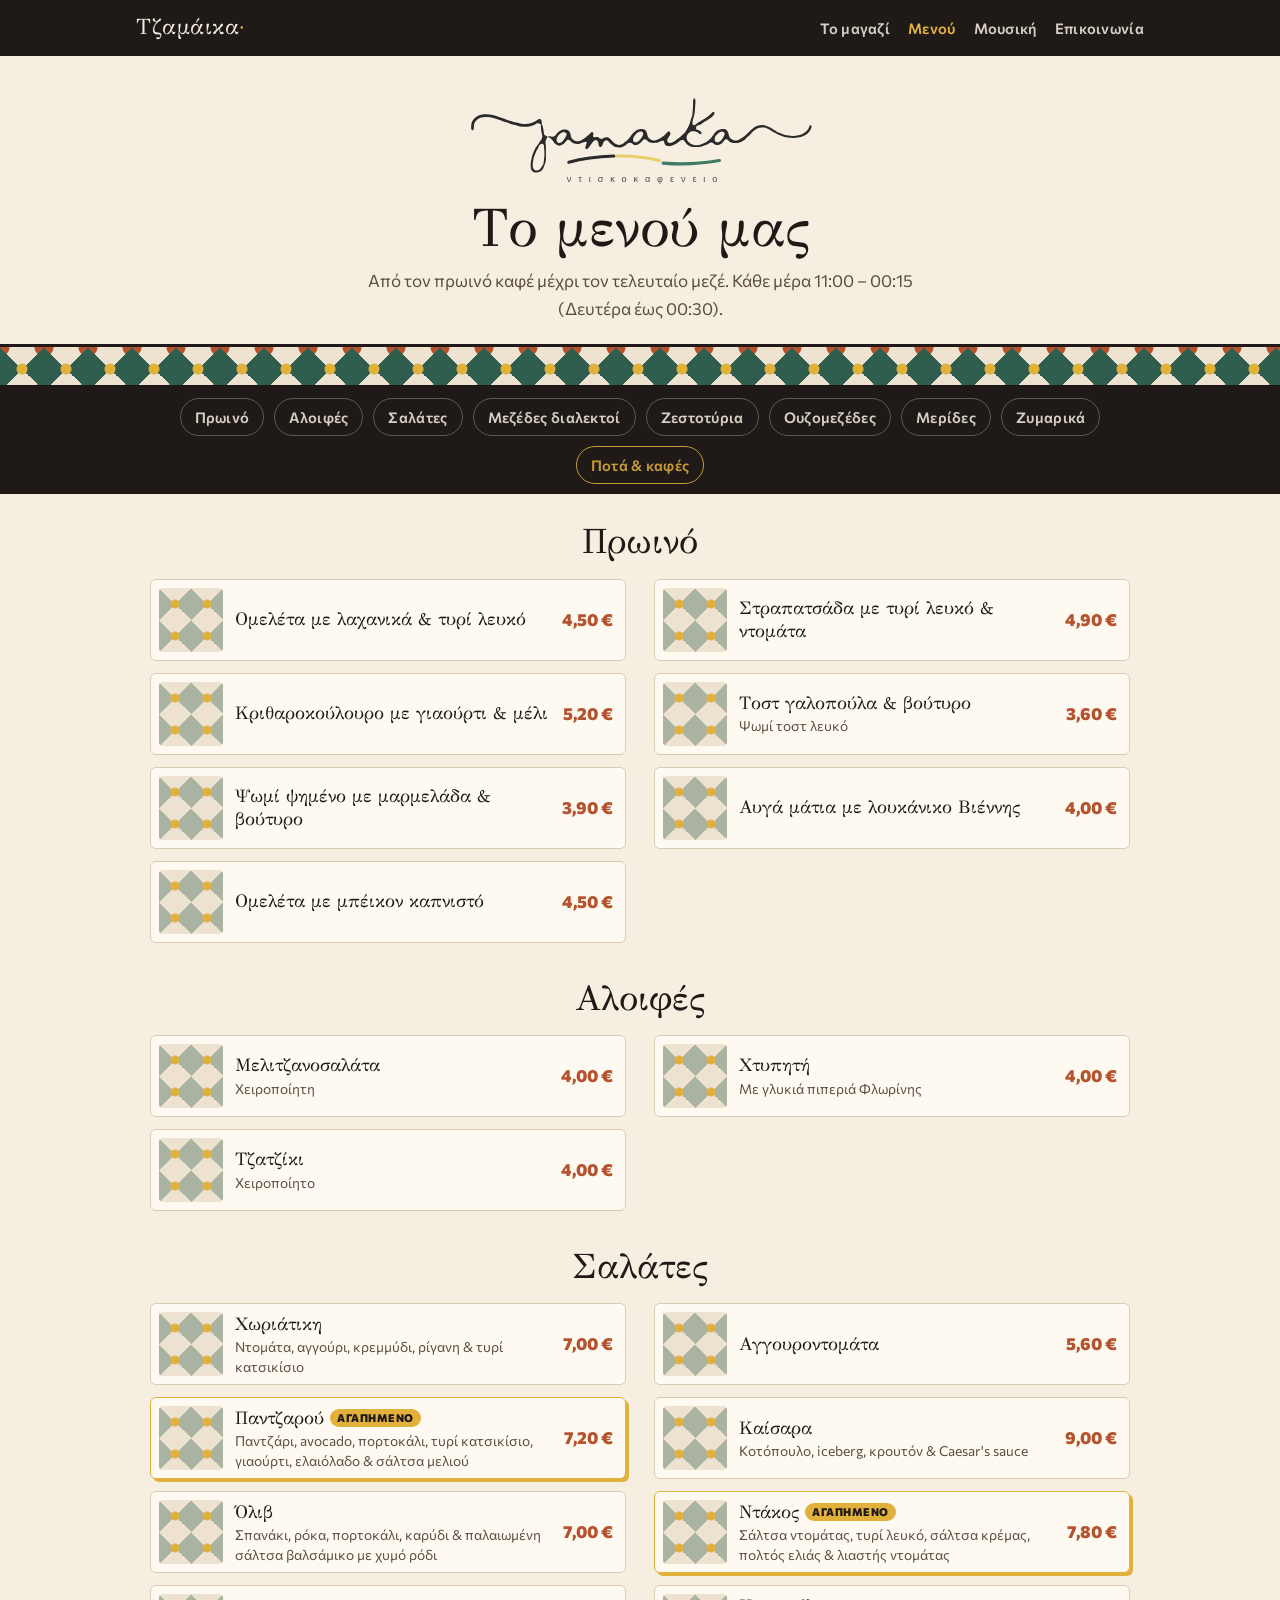
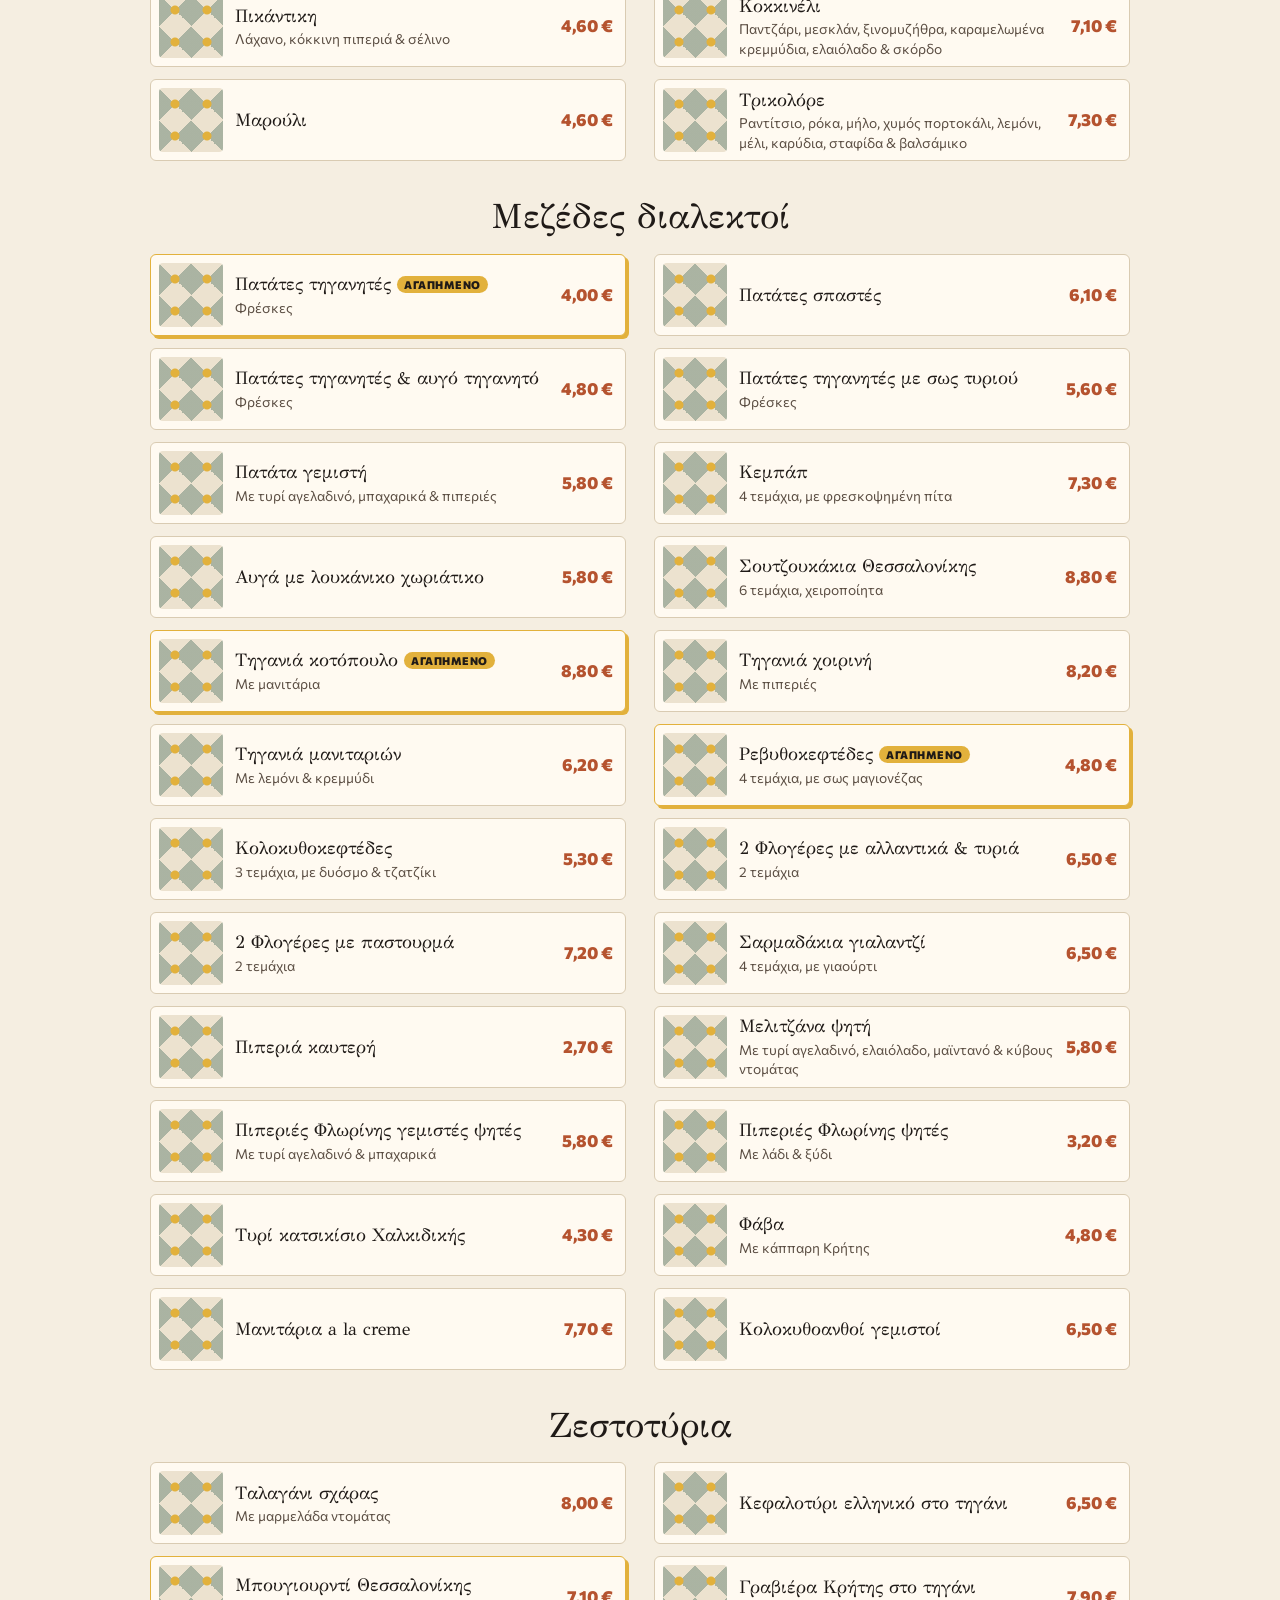
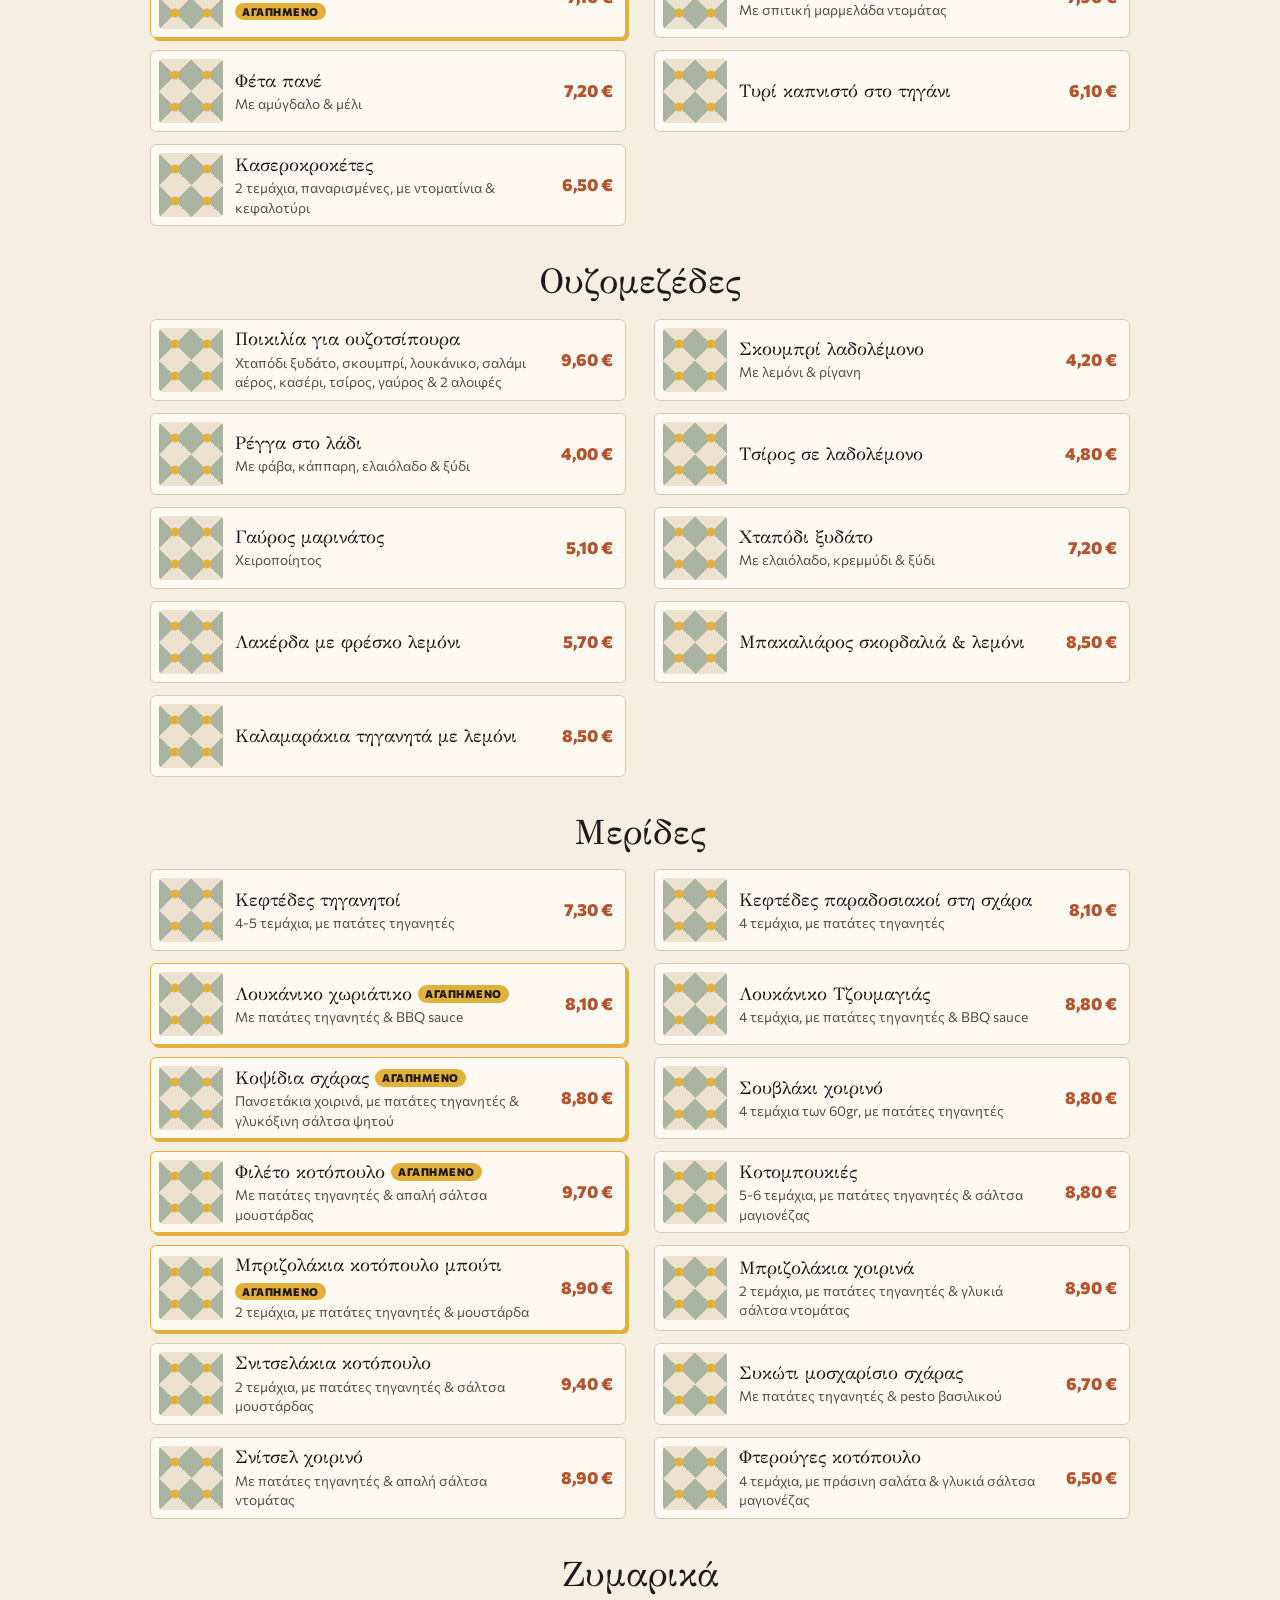
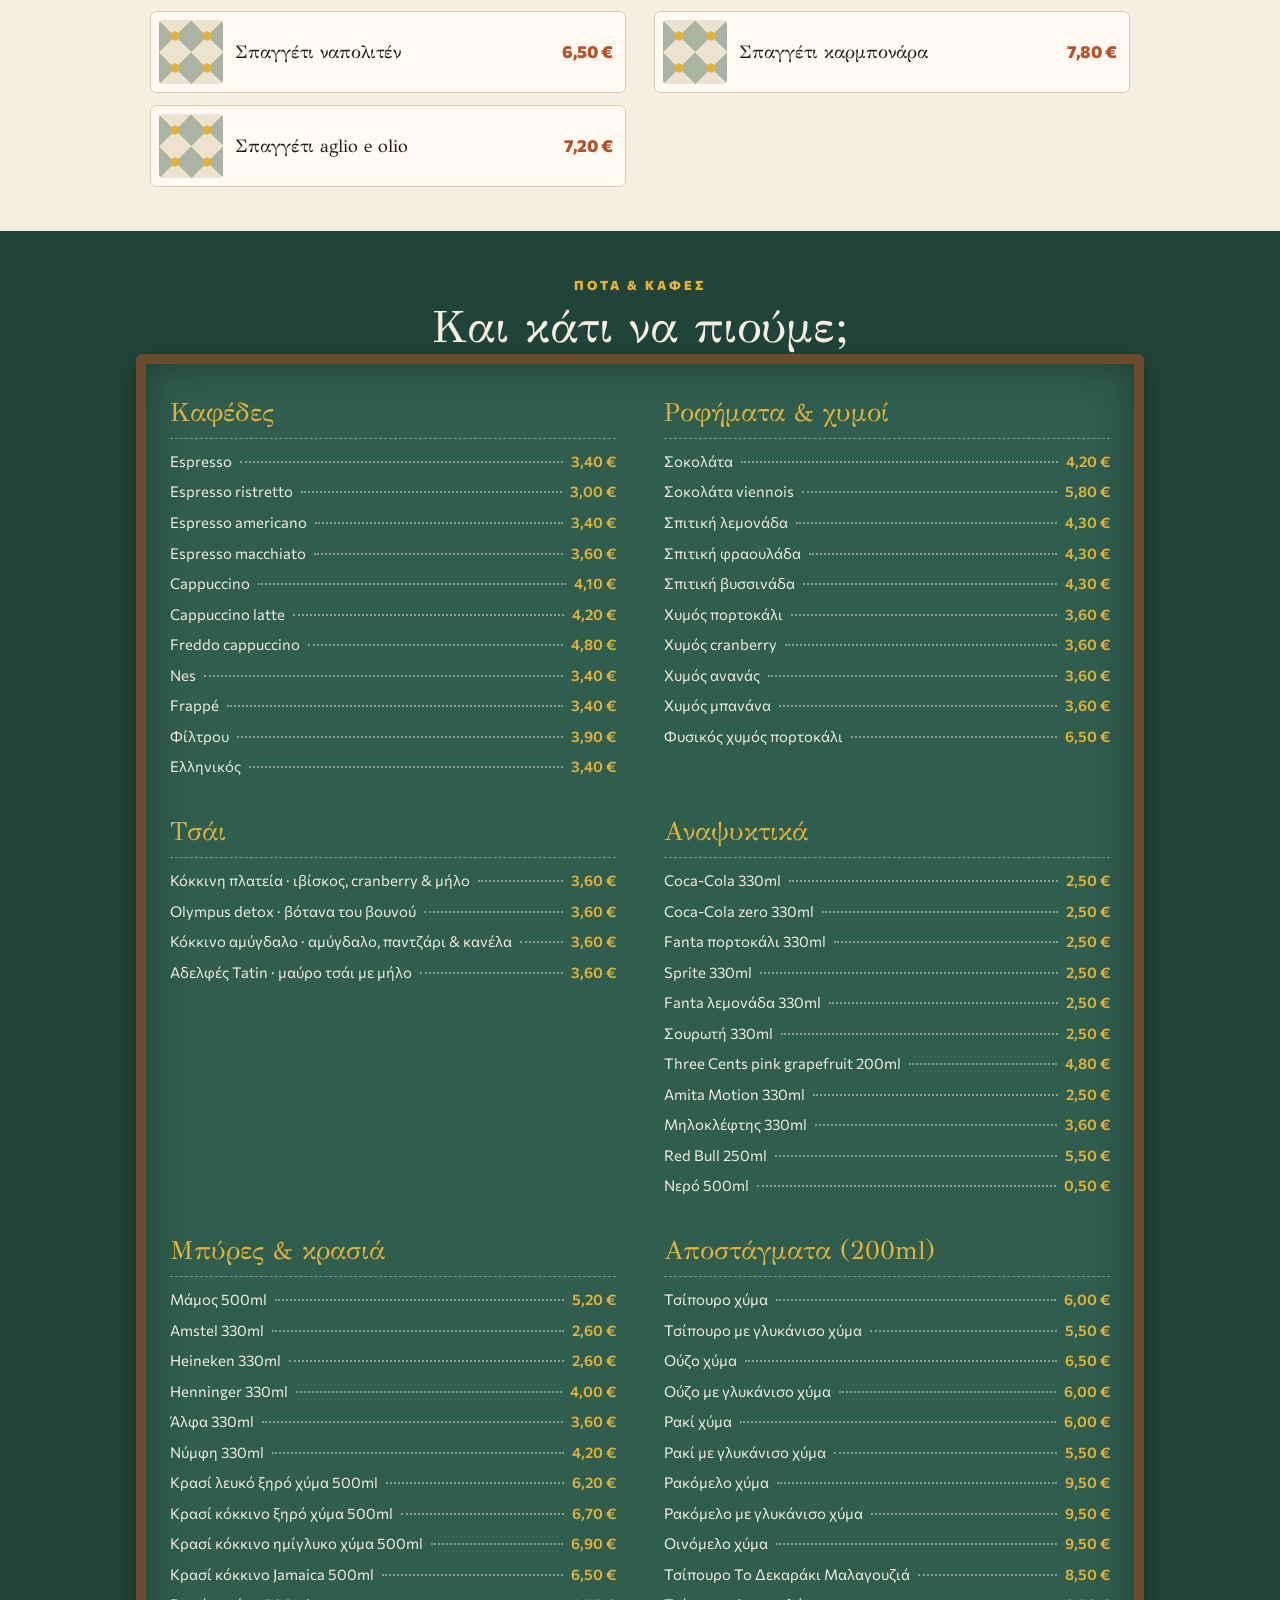
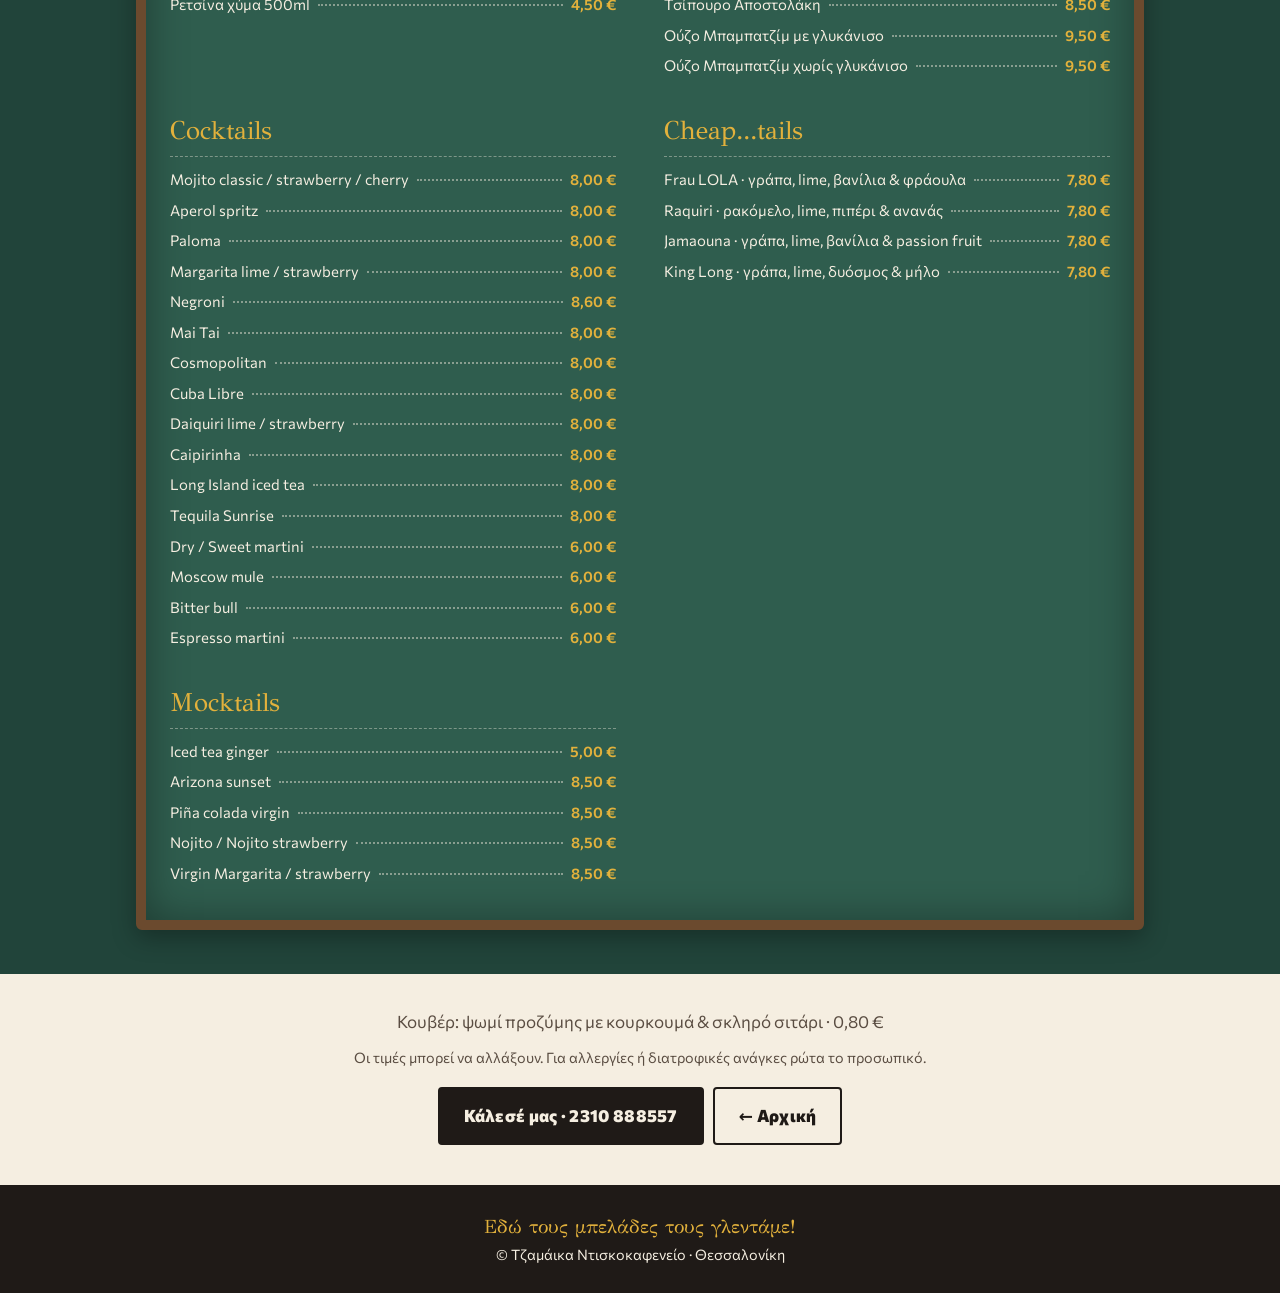
<file: menu.html>
<!doctype html>
<html lang="el">
<head>
<meta charset="utf-8">
<meta name="viewport" content="width=device-width, initial-scale=1">
<title>Μενού · Τζαμάικα Ντισκοκαφενείο</title>
<meta name="description" content="Το μενού του Τζαμάικα: πρωινό, μεζέδες, ουζομεζέδες, μερίδες, καφέδες, αποστάγματα και cocktails. Βασιλέως Γεωργίου 44, Θεσσαλονίκη.">
<link rel="preconnect" href="https://fonts.googleapis.com">
<link rel="preconnect" href="https://fonts.gstatic.com" crossorigin>
<link href="https://fonts.googleapis.com/css2?family=GFS+Didot&family=Commissioner:wght@400;600;800&display=swap" rel="stylesheet">
<style>
:root{
    --plaster:#f5eee1; --plaster2:#ece2cf; --ink:#1f1a17; --ink2:#5a4d42;
    --mustard:#e2b13c; --green:#2f5d4e; --green-d:#21443a; --clay:#b5532f; --line:#d9cbb2;
  }
  *{box-sizing:border-box;margin:0;padding:0}
  html{scroll-behavior:smooth}
  body{font-family:"Commissioner",system-ui,sans-serif;background:var(--plaster);color:var(--ink);line-height:1.65;font-size:17px}
  a{color:inherit}
  .wrap{max-width:1040px;margin:0 auto;padding:0 16px}
  .serif{font-family:"GFS Didot",Georgia,serif}

  /* top bar */
  header{position:sticky;top:0;z-index:20;background:var(--ink);color:var(--plaster)}
  header .wrap{display:flex;align-items:center;justify-content:space-between;min-height:56px;gap:10px;flex-wrap:wrap}
  .brand{font-family:"GFS Didot",serif;font-size:1.35rem;text-decoration:none;letter-spacing:.5px}
  .brand b{color:var(--mustard);font-weight:400}
  nav{display:flex;gap:18px;flex-wrap:wrap}
  nav a{text-decoration:none;font-size:.92rem;font-weight:600;letter-spacing:.3px;opacity:.85}
  @media (max-width:520px){header .wrap{justify-content:center;padding-top:6px;padding-bottom:6px}.brand{display:none}nav{gap:14px;justify-content:center}nav a{font-size:.85rem}}
  nav a:hover{opacity:1;color:var(--mustard)}

  /* hero */
  .hero{position:relative;text-align:center;padding:0 0 40px;overflow:hidden}
  .lights{display:block;width:100%;height:90px}
  .lights .b{filter:drop-shadow(0 0 6px rgba(242,201,76,.9))}
  @media (prefers-reduced-motion:no-preference){
    .lights .b{animation:glow 2.4s ease-in-out infinite}
    .lights .b:nth-of-type(3n){animation-delay:.8s}
    .lights .b:nth-of-type(3n+1){animation-delay:1.6s}
  }
  @keyframes glow{50%{opacity:.55}}
  .logo{display:block;width:min(680px,100%);height:auto;margin:18px auto 6px}
  .motto{font-family:"GFS Didot",serif;font-size:clamp(1.5rem,4.5vw,2.2rem);margin:6px 0 8px}
  .motto em{color:var(--clay);font-style:normal}
  .sub{color:var(--ink2);max-width:560px;margin:0 auto 28px}
  .btns{display:flex;gap:12px;justify-content:center;flex-wrap:wrap}
  .btn{display:inline-block;padding:13px 24px;border-radius:4px;text-decoration:none;font-weight:800;letter-spacing:.3px;border:2px solid var(--ink)}
  .btn.primary{background:var(--ink);color:var(--plaster)}
  .btn.primary:hover{background:var(--green)}
  .btn.ghost:hover{background:var(--mustard)}

  /* cement tile band */
  .tiles{height:44px;background-color:var(--plaster2);
    background-image:
      radial-gradient(circle at 50% 50%,var(--mustard) 0 5px,transparent 6px),
      conic-gradient(from 45deg at 50% 50%,var(--green) 0 25%,transparent 0 50%,var(--green) 0 75%,transparent 0),
      radial-gradient(circle at 0 0,var(--clay) 0 9px,transparent 10px),
      radial-gradient(circle at 100% 0,var(--clay) 0 9px,transparent 10px),
      radial-gradient(circle at 0 100%,var(--clay) 0 9px,transparent 10px),
      radial-gradient(circle at 100% 100%,var(--clay) 0 9px,transparent 10px);
    background-size:44px 44px,44px 44px,44px 44px,44px 44px,44px 44px,44px 44px;
    border-top:3px solid var(--ink);border-bottom:3px solid var(--ink)}

  section{padding:44px 0}
  .kicker{display:block;text-align:center;font-size:.8rem;font-weight:800;letter-spacing:3px;text-transform:uppercase;color:var(--clay);margin-bottom:6px}
  h2{font-family:"GFS Didot",serif;font-weight:400;font-size:clamp(2rem,6vw,2.8rem);text-align:center;line-height:1.15}
  .lead{color:var(--ink2);text-align:center;max-width:620px;margin:10px auto 24px}

  /* about */
  .three{display:grid;grid-template-columns:repeat(auto-fit,minmax(230px,1fr));gap:18px}
  .moment{background:#fffaf1;border:2px solid var(--ink);border-radius:4px;padding:22px 20px;box-shadow:5px 5px 0 var(--mustard)}
  .moment:nth-child(2){box-shadow:5px 5px 0 var(--green)}
  .moment:nth-child(3){box-shadow:5px 5px 0 var(--clay)}
  .moment .when{font-size:.8rem;font-weight:800;letter-spacing:2px;text-transform:uppercase;color:var(--ink2)}
  .moment h3{font-family:"GFS Didot",serif;font-weight:400;font-size:1.6rem;margin:2px 0 6px}
  .moment p{color:var(--ink2)}

  /* menu board */
  .board-sec{background:var(--green-d)}
  .board-sec h2,.board-sec .lead{color:var(--plaster)}
  .board-sec .lead{opacity:.85}
  .board-sec .kicker{color:var(--mustard)}
  .board{background:var(--green);border:10px solid #6b4a2e;border-radius:6px;padding:28px 24px;color:var(--plaster);
    box-shadow:inset 0 0 40px rgba(0,0,0,.35),0 8px 24px rgba(0,0,0,.3);display:grid;grid-template-columns:repeat(auto-fit,minmax(300px,1fr));gap:26px 48px;max-width:860px;margin:0 auto}
  .board h3{font-family:"GFS Didot",serif;font-weight:400;font-size:1.6rem;color:var(--mustard);border-bottom:1px dashed rgba(245,238,225,.4);padding-bottom:4px;margin-bottom:10px}
  .item{display:flex;align-items:baseline;gap:8px;margin:6px 0}
  .item span:first-child{white-space:nowrap}
  .item .dots{flex:1;border-bottom:2px dotted rgba(245,238,225,.45);transform:translateY(-4px)}
  .item .price{color:var(--mustard);font-weight:600;white-space:nowrap}
  .note{font-size:.9rem;opacity:.75;text-align:center;margin-top:18px;color:var(--plaster)}

  /* music records */
  .records{display:grid;grid-template-columns:repeat(auto-fit,minmax(200px,1fr));gap:26px;justify-items:center}
  .rec{text-align:center}
  .disc{width:170px;height:170px;border-radius:50%;margin:0 auto 14px;position:relative;
    background:repeating-radial-gradient(circle,#1f1a17 0 2px,#2c2622 2px 4px);box-shadow:0 6px 14px rgba(0,0,0,.25)}
  .disc::after{content:"";position:absolute;inset:32%;border-radius:50%;background:var(--c);
    box-shadow:inset 0 0 0 3px rgba(0,0,0,.15)}
  .disc::before{content:"";position:absolute;left:50%;top:50%;width:10px;height:10px;margin:-5px;border-radius:50%;background:var(--plaster);z-index:1}
  .rec:hover .disc{transform:rotate(25deg);transition:transform .6s}
  .rec h3{font-family:"GFS Didot",serif;font-weight:400;font-size:1.5rem}
  .rec p{color:var(--ink2);font-size:.95rem}
  .soon{max-width:620px;margin:34px auto 0;text-align:center;border:2px dashed var(--ink2);border-radius:4px;padding:16px;color:var(--ink2)}

  /* contact sign */
  .contact-sec{background:var(--plaster2)}
  .sign{max-width:720px;margin:0 auto;background:var(--ink);color:var(--plaster);border-radius:6px;padding:30px 26px;
    outline:3px solid var(--mustard);outline-offset:-12px}
  .sign dl{display:grid;grid-template-columns:auto 1fr;gap:12px 22px}
  .sign dt{font-size:.78rem;font-weight:800;letter-spacing:2px;text-transform:uppercase;color:var(--mustard);padding-top:3px}
  .sign dd a{color:var(--plaster)}
  .sign dd a:hover{color:var(--mustard)}
  @media (max-width:520px){.sign dl{grid-template-columns:1fr;gap:2px}.sign dd{margin-bottom:12px}}

  footer{background:var(--ink);color:var(--plaster);text-align:center;padding:26px 0;font-size:.9rem}
  footer .serif{font-size:1.2rem;color:var(--mustard)}
  .sr{position:absolute;width:1px;height:1px;overflow:hidden;clip:rect(0 0 0 0);white-space:nowrap}
  .story{display:grid;grid-template-columns:minmax(0,5fr) minmax(0,6fr);gap:40px;align-items:center;margin:0 0 36px}
  .photo{background:#fff;padding:12px 12px 0;border:1px solid var(--line);box-shadow:0 10px 24px rgba(31,26,23,.18);transform:rotate(-1.5deg);max-width:440px;justify-self:center}
  .photo img{display:block;width:100%;height:auto}
  .photo figcaption{font-family:"GFS Didot",serif;text-align:center;padding:10px 0 12px;color:var(--ink2)}
  .story-text h3{font-family:"GFS Didot",serif;font-weight:400;font-size:clamp(1.6rem,4vw,2.1rem);line-height:1.2;margin-bottom:14px}
  .story-text p{color:var(--ink2);margin-bottom:14px}
  .story-text .sig{font-family:"GFS Didot",serif;font-size:1.3rem;color:var(--clay)}
  @media (max-width:760px){.story{grid-template-columns:1fr;gap:28px}.photo{transform:none}}

/* homepage menu teaser */
.teaser{text-align:center}
.menu-btn{background:var(--mustard);color:var(--ink);border-color:var(--mustard);font-size:1.05rem;padding:15px 30px}
.menu-btn:hover{background:var(--plaster);border-color:var(--plaster)}
nav a.on{color:var(--mustard);opacity:1}

/* menu page */
.page-head{text-align:center;padding:24px 0 20px}
.page-head .logo-sm{display:block;width:min(360px,80%);height:auto;margin:0 auto 10px}
.page-head h1{font-family:"GFS Didot",serif;font-weight:400;font-size:clamp(2.4rem,7vw,3.4rem);line-height:1.1}
.page-head p{color:var(--ink2);max-width:560px;margin:10px auto 0}
.cats{position:sticky;top:56px;z-index:10;background:var(--ink);padding:10px 0}
.cats .wrap{display:flex;gap:10px;justify-content:center;flex-wrap:wrap}
.cats a{color:var(--plaster);text-decoration:none;font-weight:600;font-size:.92rem;padding:6px 14px;border:1px solid rgba(245,238,225,.35);border-radius:999px}
.cats a:hover{background:var(--mustard);color:var(--ink);border-color:var(--mustard)}
.cat{padding:28px 0 8px;scroll-margin-top:120px}
.cat h2{margin-bottom:16px;font-size:clamp(1.7rem,5vw,2.2rem)}
.dishes{display:flex;flex-wrap:wrap;justify-content:center;gap:16px}
.dishes .dish{flex:1 1 240px;max-width:300px}
.dish{background:#fffaf1;border:2px solid var(--ink);border-radius:4px;overflow:hidden;display:flex;flex-direction:column}
.dish .pic{aspect-ratio:16/10;background:var(--plaster2);display:flex;align-items:center;justify-content:center;border-bottom:2px solid var(--ink);
  background-image:repeating-linear-gradient(45deg,transparent 0 14px,rgba(31,26,23,.05) 14px 28px);color:var(--ink2);font-size:.9rem}
.dish .pic img{width:100%;height:100%;object-fit:cover;display:block}
.dish .body{padding:10px 12px 12px;display:flex;flex-direction:column;gap:4px;flex:1}
.dish .row{display:flex;justify-content:space-between;align-items:baseline;gap:10px}
.dish h3{font-family:"GFS Didot",serif;font-weight:400;font-size:1.2rem;line-height:1.2}
.dish .price{font-weight:800;color:var(--clay);white-space:nowrap}
.dish p{color:var(--ink2);font-size:.93rem}
.back{text-align:center;padding:24px 0 40px}
@media (max-width:520px){.cats{top:auto;position:static}}

.cat.contact-sec{background:transparent}
.dish .pic{font-size:.8rem}

/* menu list rows */
.mlist{list-style:none;display:grid;grid-template-columns:repeat(auto-fit,minmax(min(100%,440px),1fr));gap:12px 28px;max-width:980px;margin:0 auto}
.mi{display:grid;grid-template-columns:64px 1fr auto;gap:12px;align-items:center;background:#fffaf1;border:1px solid var(--line);border-radius:6px;padding:8px 12px 8px 8px}
.mi.pop{border-color:var(--mustard);box-shadow:3px 3px 0 var(--mustard)}
.mi .th{width:64px;height:64px;border-radius:4px;overflow:hidden;background:var(--plaster2);background-image:radial-gradient(circle at 50% 50%,var(--mustard) 0 4px,transparent 5px),conic-gradient(from 45deg at 50% 50%,rgba(47,93,78,.35) 0 25%,transparent 0 50%,rgba(47,93,78,.35) 0 75%,transparent 0);background-size:32px 32px}
.mi .th img{width:100%;height:100%;object-fit:cover;display:block}
.mi .noimg{display:block;width:100%;height:100%;background:var(--plaster2);
  background-image:radial-gradient(circle at 50% 50%,var(--mustard) 0 4px,transparent 5px),conic-gradient(from 45deg at 50% 50%,rgba(47,93,78,.35) 0 25%,transparent 0 50%,rgba(47,93,78,.35) 0 75%,transparent 0);background-size:32px 32px}
.mi .nm{display:flex;flex-wrap:wrap;align-items:center;gap:6px;font-family:"GFS Didot",serif;font-size:1.12rem;line-height:1.25}
.mi .badge{font-family:"Commissioner",sans-serif;font-size:.68rem;font-weight:800;letter-spacing:.5px;text-transform:uppercase;background:var(--mustard);color:var(--ink);padding:2px 7px;border-radius:999px}
.mi p{color:var(--ink2);font-size:.86rem;line-height:1.4;margin-top:2px}
.mi .pr{font-weight:800;color:var(--clay);white-space:nowrap}
.cats a.drinks-chip{border-color:var(--mustard);color:var(--mustard)}
.drinks{margin-top:36px}
.dboard{grid-template-columns:repeat(auto-fit,minmax(min(100%,300px),1fr));max-width:1040px}
.dcol .item{font-size:.93rem}
.dcol .item span:first-child{white-space:normal}
</style>
</head>
<body>
<header>
  <div class="wrap">
    <a class="brand" href="index.html">Τζαμάικα<b>·</b></a>
    <nav>
      <a href="index.html#about">Το μαγαζί</a>
      <a class="on" href="menu.html">Μενού</a>
      <a href="index.html#music">Μουσική</a>
      <a href="index.html#contact">Επικοινωνία</a>
    </nav>
  </div>
</header>

<main>
  <div class="page-head">
    <div class="wrap">
      <a href="index.html"><img class="logo-sm" src="[data-uri]" alt="Jamaika ντισκοκαφενείο" width="1740" height="520"></a>
      <h1>Το μενού μας</h1>
      <p>Από τον πρωινό καφέ μέχρι τον τελευταίο μεζέ. Κάθε μέρα 11:00 – 00:15 (Δευτέρα έως 00:30).</p>
    </div>
  </div>
  <div class="tiles" aria-hidden="true"></div>
  <nav class="cats" aria-label="Κατηγορίες μενού"><div class="wrap"><a href="#proino">Πρωινό</a><a href="#aloifes">Αλοιφές</a><a href="#salates">Σαλάτες</a><a href="#mezedes">Μεζέδες διαλεκτοί</a><a href="#zestotyria">Ζεστοτύρια</a><a href="#ouzomezedes">Ουζομεζέδες</a><a href="#merides">Μερίδες</a><a href="#zymarika">Ζυμαρικά</a><a class="drinks-chip" href="#pota">Ποτά & καφές</a></div></nav>

  <section id="proino" class="cat">
    <div class="wrap">
      <h2>Πρωινό</h2>
      <ul class="mlist">
        <li class="mi">
          <div class="th"><span class="noimg" aria-hidden="true"></span></div>
          <div class="tx"><div class="nm"><span>Ομελέτα με λαχανικά &amp; τυρί λευκό</span></div></div>
          <div class="pr">4,50 €</div>
        </li>
        <li class="mi">
          <div class="th"><span class="noimg" aria-hidden="true"></span></div>
          <div class="tx"><div class="nm"><span>Στραπατσάδα με τυρί λευκό &amp; ντομάτα</span></div></div>
          <div class="pr">4,90 €</div>
        </li>
        <li class="mi">
          <div class="th"><span class="noimg" aria-hidden="true"></span></div>
          <div class="tx"><div class="nm"><span>Κριθαροκούλουρο με γιαούρτι &amp; μέλι</span></div></div>
          <div class="pr">5,20 €</div>
        </li>
        <li class="mi">
          <div class="th"><img src="https://cdn.e-food.gr/cdn-cgi/image/w=240,h=240,fit=cover,f=auto/restaurants/6739409/banner_item/000000000014" alt="Τοστ γαλοπούλα &amp; βούτυρο" width="120" height="120" loading="lazy" onerror="this.remove()"></div>
          <div class="tx"><div class="nm"><span>Τοστ γαλοπούλα &amp; βούτυρο</span></div><p>Ψωμί τοστ λευκό</p></div>
          <div class="pr">3,60 €</div>
        </li>
        <li class="mi">
          <div class="th"><span class="noimg" aria-hidden="true"></span></div>
          <div class="tx"><div class="nm"><span>Ψωμί ψημένο με μαρμελάδα &amp; βούτυρο</span></div></div>
          <div class="pr">3,90 €</div>
        </li>
        <li class="mi">
          <div class="th"><span class="noimg" aria-hidden="true"></span></div>
          <div class="tx"><div class="nm"><span>Αυγά μάτια με λουκάνικο Βιέννης</span></div></div>
          <div class="pr">4,00 €</div>
        </li>
        <li class="mi">
          <div class="th"><img src="https://cdn.e-food.gr/cdn-cgi/image/w=240,h=240,fit=cover,f=auto/restaurants/6739409/banner_item/000000000016" alt="Ομελέτα με μπέικον καπνιστό" width="120" height="120" loading="lazy" onerror="this.remove()"></div>
          <div class="tx"><div class="nm"><span>Ομελέτα με μπέικον καπνιστό</span></div></div>
          <div class="pr">4,50 €</div>
        </li>
      </ul>
    </div>
  </section>

  <section id="aloifes" class="cat">
    <div class="wrap">
      <h2>Αλοιφές</h2>
      <ul class="mlist">
        <li class="mi">
          <div class="th"><span class="noimg" aria-hidden="true"></span></div>
          <div class="tx"><div class="nm"><span>Μελιτζανοσαλάτα</span></div><p>Χειροποίητη</p></div>
          <div class="pr">4,00 €</div>
        </li>
        <li class="mi">
          <div class="th"><span class="noimg" aria-hidden="true"></span></div>
          <div class="tx"><div class="nm"><span>Χτυπητή</span></div><p>Με γλυκιά πιπεριά Φλωρίνης</p></div>
          <div class="pr">4,00 €</div>
        </li>
        <li class="mi">
          <div class="th"><span class="noimg" aria-hidden="true"></span></div>
          <div class="tx"><div class="nm"><span>Τζατζίκι</span></div><p>Χειροποίητο</p></div>
          <div class="pr">4,00 €</div>
        </li>
      </ul>
    </div>
  </section>

  <section id="salates" class="cat">
    <div class="wrap">
      <h2>Σαλάτες</h2>
      <ul class="mlist">
        <li class="mi">
          <div class="th"><span class="noimg" aria-hidden="true"></span></div>
          <div class="tx"><div class="nm"><span>Χωριάτικη</span></div><p>Ντομάτα, αγγούρι, κρεμμύδι, ρίγανη &amp; τυρί κατσικίσιο</p></div>
          <div class="pr">7,00 €</div>
        </li>
        <li class="mi">
          <div class="th"><span class="noimg" aria-hidden="true"></span></div>
          <div class="tx"><div class="nm"><span>Αγγουροντομάτα</span></div></div>
          <div class="pr">5,60 €</div>
        </li>
        <li class="mi pop">
          <div class="th"><img src="https://cdn.e-food.gr/cdn-cgi/image/w=240,h=240,fit=cover,f=auto/restaurants/6739409/banner_item/000000000023" alt="Παντζαρού" width="120" height="120" loading="lazy" onerror="this.remove()"></div>
          <div class="tx"><div class="nm"><span>Παντζαρού</span><b class="badge">Αγαπημένο</b></div><p>Παντζάρι, avocado, πορτοκάλι, τυρί κατσικίσιο, γιαούρτι, ελαιόλαδο &amp; σάλτσα μελιού</p></div>
          <div class="pr">7,20 €</div>
        </li>
        <li class="mi">
          <div class="th"><img src="https://cdn.e-food.gr/cdn-cgi/image/w=240,h=240,fit=cover,f=auto/restaurants/6739409/banner_item/000000000024" alt="Καίσαρα" width="120" height="120" loading="lazy" onerror="this.remove()"></div>
          <div class="tx"><div class="nm"><span>Καίσαρα</span></div><p>Κοτόπουλο, iceberg, κρουτόν &amp; Caesar&#x27;s sauce</p></div>
          <div class="pr">9,00 €</div>
        </li>
        <li class="mi">
          <div class="th"><img src="https://cdn.e-food.gr/cdn-cgi/image/w=240,h=240,fit=cover,f=auto/restaurants/6739409/banner_item/000000000025" alt="Όλιβ" width="120" height="120" loading="lazy" onerror="this.remove()"></div>
          <div class="tx"><div class="nm"><span>Όλιβ</span></div><p>Σπανάκι, ρόκα, πορτοκάλι, καρύδι &amp; παλαιωμένη σάλτσα βαλσάμικο με χυμό ρόδι</p></div>
          <div class="pr">7,00 €</div>
        </li>
        <li class="mi pop">
          <div class="th"><span class="noimg" aria-hidden="true"></span></div>
          <div class="tx"><div class="nm"><span>Ντάκος</span><b class="badge">Αγαπημένο</b></div><p>Σάλτσα ντομάτας, τυρί λευκό, σάλτσα κρέμας, πολτός ελιάς &amp; λιαστής ντομάτας</p></div>
          <div class="pr">7,80 €</div>
        </li>
        <li class="mi">
          <div class="th"><img src="https://cdn.e-food.gr/cdn-cgi/image/w=240,h=240,fit=cover,f=auto/restaurants/6739409/banner_item/000000000027" alt="Πικάντικη" width="120" height="120" loading="lazy" onerror="this.remove()"></div>
          <div class="tx"><div class="nm"><span>Πικάντικη</span></div><p>Λάχανο, κόκκινη πιπεριά &amp; σέλινο</p></div>
          <div class="pr">4,60 €</div>
        </li>
        <li class="mi">
          <div class="th"><span class="noimg" aria-hidden="true"></span></div>
          <div class="tx"><div class="nm"><span>Κοκκινέλι</span></div><p>Παντζάρι, μεσκλάν, ξινομυζήθρα, καραμελωμένα κρεμμύδια, ελαιόλαδο &amp; σκόρδο</p></div>
          <div class="pr">7,10 €</div>
        </li>
        <li class="mi">
          <div class="th"><span class="noimg" aria-hidden="true"></span></div>
          <div class="tx"><div class="nm"><span>Μαρούλι</span></div></div>
          <div class="pr">4,60 €</div>
        </li>
        <li class="mi">
          <div class="th"><img src="https://cdn.e-food.gr/cdn-cgi/image/w=240,h=240,fit=cover,f=auto/restaurants/6739409/banner_item/000000000205" alt="Τρικολόρε" width="120" height="120" loading="lazy" onerror="this.remove()"></div>
          <div class="tx"><div class="nm"><span>Τρικολόρε</span></div><p>Ραντίτσιο, ρόκα, μήλο, χυμός πορτοκάλι, λεμόνι, μέλι, καρύδια, σταφίδα &amp; βαλσάμικο</p></div>
          <div class="pr">7,30 €</div>
        </li>
      </ul>
    </div>
  </section>

  <section id="mezedes" class="cat">
    <div class="wrap">
      <h2>Μεζέδες διαλεκτοί</h2>
      <ul class="mlist">
        <li class="mi pop">
          <div class="th"><span class="noimg" aria-hidden="true"></span></div>
          <div class="tx"><div class="nm"><span>Πατάτες τηγανητές</span><b class="badge">Αγαπημένο</b></div><p>Φρέσκες</p></div>
          <div class="pr">4,00 €</div>
        </li>
        <li class="mi">
          <div class="th"><img src="https://cdn.e-food.gr/cdn-cgi/image/w=240,h=240,fit=cover,f=auto/restaurants/6739409/banner_item/000000000031" alt="Πατάτες σπαστές" width="120" height="120" loading="lazy" onerror="this.remove()"></div>
          <div class="tx"><div class="nm"><span>Πατάτες σπαστές</span></div></div>
          <div class="pr">6,10 €</div>
        </li>
        <li class="mi">
          <div class="th"><img src="https://cdn.e-food.gr/cdn-cgi/image/w=240,h=240,fit=cover,f=auto/restaurants/6739409/banner_item/000000000032" alt="Πατάτες τηγανητές &amp; αυγό τηγανητό" width="120" height="120" loading="lazy" onerror="this.remove()"></div>
          <div class="tx"><div class="nm"><span>Πατάτες τηγανητές &amp; αυγό τηγανητό</span></div><p>Φρέσκες</p></div>
          <div class="pr">4,80 €</div>
        </li>
        <li class="mi">
          <div class="th"><img src="https://cdn.e-food.gr/cdn-cgi/image/w=240,h=240,fit=cover,f=auto/restaurants/6739409/banner_item/000000000162" alt="Πατάτες τηγανητές με σως τυριού" width="120" height="120" loading="lazy" onerror="this.remove()"></div>
          <div class="tx"><div class="nm"><span>Πατάτες τηγανητές με σως τυριού</span></div><p>Φρέσκες</p></div>
          <div class="pr">5,60 €</div>
        </li>
        <li class="mi">
          <div class="th"><img src="https://cdn.e-food.gr/cdn-cgi/image/w=240,h=240,fit=cover,f=auto/restaurants/6739409/banner_item/000000000033" alt="Πατάτα γεμιστή" width="120" height="120" loading="lazy" onerror="this.remove()"></div>
          <div class="tx"><div class="nm"><span>Πατάτα γεμιστή</span></div><p>Με τυρί αγελαδινό, μπαχαρικά &amp; πιπεριές</p></div>
          <div class="pr">5,80 €</div>
        </li>
        <li class="mi">
          <div class="th"><img src="https://cdn.e-food.gr/cdn-cgi/image/w=240,h=240,fit=cover,f=auto/restaurants/6739409/banner_item/000000000034" alt="Κεμπάπ" width="120" height="120" loading="lazy" onerror="this.remove()"></div>
          <div class="tx"><div class="nm"><span>Κεμπάπ</span></div><p>4 τεμάχια, με φρεσκοψημένη πίτα</p></div>
          <div class="pr">7,30 €</div>
        </li>
        <li class="mi">
          <div class="th"><span class="noimg" aria-hidden="true"></span></div>
          <div class="tx"><div class="nm"><span>Αυγά με λουκάνικο χωριάτικο</span></div></div>
          <div class="pr">5,80 €</div>
        </li>
        <li class="mi">
          <div class="th"><span class="noimg" aria-hidden="true"></span></div>
          <div class="tx"><div class="nm"><span>Σουτζουκάκια Θεσσαλονίκης</span></div><p>6 τεμάχια, χειροποίητα</p></div>
          <div class="pr">8,80 €</div>
        </li>
        <li class="mi pop">
          <div class="th"><img src="https://cdn.e-food.gr/cdn-cgi/image/w=240,h=240,fit=cover,f=auto/restaurants/6739409/banner_item/000000000036" alt="Τηγανιά κοτόπουλο" width="120" height="120" loading="lazy" onerror="this.remove()"></div>
          <div class="tx"><div class="nm"><span>Τηγανιά κοτόπουλο</span><b class="badge">Αγαπημένο</b></div><p>Με μανιτάρια</p></div>
          <div class="pr">8,80 €</div>
        </li>
        <li class="mi">
          <div class="th"><img src="https://cdn.e-food.gr/cdn-cgi/image/w=240,h=240,fit=cover,f=auto/restaurants/6739409/banner_item/000000000037" alt="Τηγανιά χοιρινή" width="120" height="120" loading="lazy" onerror="this.remove()"></div>
          <div class="tx"><div class="nm"><span>Τηγανιά χοιρινή</span></div><p>Με πιπεριές</p></div>
          <div class="pr">8,20 €</div>
        </li>
        <li class="mi">
          <div class="th"><img src="https://cdn.e-food.gr/cdn-cgi/image/w=240,h=240,fit=cover,f=auto/restaurants/6739409/banner_item/000000000038" alt="Τηγανιά μανιταριών" width="120" height="120" loading="lazy" onerror="this.remove()"></div>
          <div class="tx"><div class="nm"><span>Τηγανιά μανιταριών</span></div><p>Με λεμόνι &amp; κρεμμύδι</p></div>
          <div class="pr">6,20 €</div>
        </li>
        <li class="mi pop">
          <div class="th"><img src="https://cdn.e-food.gr/cdn-cgi/image/w=240,h=240,fit=cover,f=auto/restaurants/6739409/banner_item/000000000040" alt="Ρεβυθοκεφτέδες" width="120" height="120" loading="lazy" onerror="this.remove()"></div>
          <div class="tx"><div class="nm"><span>Ρεβυθοκεφτέδες</span><b class="badge">Αγαπημένο</b></div><p>4 τεμάχια, με σως μαγιονέζας</p></div>
          <div class="pr">4,80 €</div>
        </li>
        <li class="mi">
          <div class="th"><img src="https://cdn.e-food.gr/cdn-cgi/image/w=240,h=240,fit=cover,f=auto/restaurants/6739409/banner_item/000000000039" alt="Κολοκυθοκεφτέδες" width="120" height="120" loading="lazy" onerror="this.remove()"></div>
          <div class="tx"><div class="nm"><span>Κολοκυθοκεφτέδες</span></div><p>3 τεμάχια, με δυόσμο &amp; τζατζίκι</p></div>
          <div class="pr">5,30 €</div>
        </li>
        <li class="mi">
          <div class="th"><span class="noimg" aria-hidden="true"></span></div>
          <div class="tx"><div class="nm"><span>2 Φλογέρες με αλλαντικά &amp; τυριά</span></div><p>2 τεμάχια</p></div>
          <div class="pr">6,50 €</div>
        </li>
        <li class="mi">
          <div class="th"><span class="noimg" aria-hidden="true"></span></div>
          <div class="tx"><div class="nm"><span>2 Φλογέρες με παστουρμά</span></div><p>2 τεμάχια</p></div>
          <div class="pr">7,20 €</div>
        </li>
        <li class="mi">
          <div class="th"><img src="https://cdn.e-food.gr/cdn-cgi/image/w=240,h=240,fit=cover,f=auto/restaurants/6739409/banner_item/000000000041" alt="Σαρμαδάκια γιαλαντζί" width="120" height="120" loading="lazy" onerror="this.remove()"></div>
          <div class="tx"><div class="nm"><span>Σαρμαδάκια γιαλαντζί</span></div><p>4 τεμάχια, με γιαούρτι</p></div>
          <div class="pr">6,50 €</div>
        </li>
        <li class="mi">
          <div class="th"><img src="https://cdn.e-food.gr/cdn-cgi/image/w=240,h=240,fit=cover,f=auto/restaurants/6739409/banner_item/000000000042" alt="Πιπεριά καυτερή" width="120" height="120" loading="lazy" onerror="this.remove()"></div>
          <div class="tx"><div class="nm"><span>Πιπεριά καυτερή</span></div></div>
          <div class="pr">2,70 €</div>
        </li>
        <li class="mi">
          <div class="th"><img src="https://cdn.e-food.gr/cdn-cgi/image/w=240,h=240,fit=cover,f=auto/restaurants/6739409/banner_item/000000000043" alt="Μελιτζάνα ψητή" width="120" height="120" loading="lazy" onerror="this.remove()"></div>
          <div class="tx"><div class="nm"><span>Μελιτζάνα ψητή</span></div><p>Με τυρί αγελαδινό, ελαιόλαδο, μαϊντανό &amp; κύβους ντομάτας</p></div>
          <div class="pr">5,80 €</div>
        </li>
        <li class="mi">
          <div class="th"><img src="https://cdn.e-food.gr/cdn-cgi/image/w=240,h=240,fit=cover,f=auto/restaurants/6739409/banner_item/000000000044" alt="Πιπεριές Φλωρίνης γεμιστές ψητές" width="120" height="120" loading="lazy" onerror="this.remove()"></div>
          <div class="tx"><div class="nm"><span>Πιπεριές Φλωρίνης γεμιστές ψητές</span></div><p>Με τυρί αγελαδινό &amp; μπαχαρικά</p></div>
          <div class="pr">5,80 €</div>
        </li>
        <li class="mi">
          <div class="th"><span class="noimg" aria-hidden="true"></span></div>
          <div class="tx"><div class="nm"><span>Πιπεριές Φλωρίνης ψητές</span></div><p>Με λάδι &amp; ξύδι</p></div>
          <div class="pr">3,20 €</div>
        </li>
        <li class="mi">
          <div class="th"><span class="noimg" aria-hidden="true"></span></div>
          <div class="tx"><div class="nm"><span>Τυρί κατσικίσιο Χαλκιδικής</span></div></div>
          <div class="pr">4,30 €</div>
        </li>
        <li class="mi">
          <div class="th"><img src="https://cdn.e-food.gr/cdn-cgi/image/w=240,h=240,fit=cover,f=auto/restaurants/6739409/banner_item/000000000047" alt="Φάβα" width="120" height="120" loading="lazy" onerror="this.remove()"></div>
          <div class="tx"><div class="nm"><span>Φάβα</span></div><p>Με κάππαρη Κρήτης</p></div>
          <div class="pr">4,80 €</div>
        </li>
        <li class="mi">
          <div class="th"><span class="noimg" aria-hidden="true"></span></div>
          <div class="tx"><div class="nm"><span>Μανιτάρια a la creme</span></div></div>
          <div class="pr">7,70 €</div>
        </li>
        <li class="mi">
          <div class="th"><span class="noimg" aria-hidden="true"></span></div>
          <div class="tx"><div class="nm"><span>Κολοκυθοανθοί γεμιστοί</span></div></div>
          <div class="pr">6,50 €</div>
        </li>
      </ul>
    </div>
  </section>

  <section id="zestotyria" class="cat">
    <div class="wrap">
      <h2>Ζεστοτύρια</h2>
      <ul class="mlist">
        <li class="mi">
          <div class="th"><span class="noimg" aria-hidden="true"></span></div>
          <div class="tx"><div class="nm"><span>Ταλαγάνι σχάρας</span></div><p>Με μαρμελάδα ντομάτας</p></div>
          <div class="pr">8,00 €</div>
        </li>
        <li class="mi">
          <div class="th"><span class="noimg" aria-hidden="true"></span></div>
          <div class="tx"><div class="nm"><span>Κεφαλοτύρι ελληνικό στο τηγάνι</span></div></div>
          <div class="pr">6,50 €</div>
        </li>
        <li class="mi pop">
          <div class="th"><img src="https://cdn.e-food.gr/cdn-cgi/image/w=240,h=240,fit=cover,f=auto/restaurants/6739409/banner_item/000000000049" alt="Μπουγιουρντί Θεσσαλονίκης" width="120" height="120" loading="lazy" onerror="this.remove()"></div>
          <div class="tx"><div class="nm"><span>Μπουγιουρντί Θεσσαλονίκης</span><b class="badge">Αγαπημένο</b></div></div>
          <div class="pr">7,10 €</div>
        </li>
        <li class="mi">
          <div class="th"><span class="noimg" aria-hidden="true"></span></div>
          <div class="tx"><div class="nm"><span>Γραβιέρα Κρήτης στο τηγάνι</span></div><p>Με σπιτική μαρμελάδα ντομάτας</p></div>
          <div class="pr">7,90 €</div>
        </li>
        <li class="mi">
          <div class="th"><img src="https://cdn.e-food.gr/cdn-cgi/image/w=240,h=240,fit=cover,f=auto/restaurants/6739409/banner_item/000000000050" alt="Φέτα πανέ" width="120" height="120" loading="lazy" onerror="this.remove()"></div>
          <div class="tx"><div class="nm"><span>Φέτα πανέ</span></div><p>Με αμύγδαλο &amp; μέλι</p></div>
          <div class="pr">7,20 €</div>
        </li>
        <li class="mi">
          <div class="th"><span class="noimg" aria-hidden="true"></span></div>
          <div class="tx"><div class="nm"><span>Τυρί καπνιστό στο τηγάνι</span></div></div>
          <div class="pr">6,10 €</div>
        </li>
        <li class="mi">
          <div class="th"><img src="https://cdn.e-food.gr/cdn-cgi/image/w=240,h=240,fit=cover,f=auto/restaurants/6739409/banner_item/000000000054" alt="Κασεροκροκέτες" width="120" height="120" loading="lazy" onerror="this.remove()"></div>
          <div class="tx"><div class="nm"><span>Κασεροκροκέτες</span></div><p>2 τεμάχια, παναρισμένες, με ντοματίνια &amp; κεφαλοτύρι</p></div>
          <div class="pr">6,50 €</div>
        </li>
      </ul>
    </div>
  </section>

  <section id="ouzomezedes" class="cat">
    <div class="wrap">
      <h2>Ουζομεζέδες</h2>
      <ul class="mlist">
        <li class="mi">
          <div class="th"><img src="https://cdn.e-food.gr/cdn-cgi/image/w=240,h=240,fit=cover,f=auto/restaurants/6739409/banner_item/000000000061" alt="Ποικιλία για ουζοτσίπουρα" width="120" height="120" loading="lazy" onerror="this.remove()"></div>
          <div class="tx"><div class="nm"><span>Ποικιλία για ουζοτσίπουρα</span></div><p>Χταπόδι ξυδάτο, σκουμπρί, λουκάνικο, σαλάμι αέρος, κασέρι, τσίρος, γαύρος &amp; 2 αλοιφές</p></div>
          <div class="pr">9,60 €</div>
        </li>
        <li class="mi">
          <div class="th"><img src="https://cdn.e-food.gr/cdn-cgi/image/w=240,h=240,fit=cover,f=auto/restaurants/6739409/banner_item/000000000055" alt="Σκουμπρί λαδολέμονο" width="120" height="120" loading="lazy" onerror="this.remove()"></div>
          <div class="tx"><div class="nm"><span>Σκουμπρί λαδολέμονο</span></div><p>Με λεμόνι &amp; ρίγανη</p></div>
          <div class="pr">4,20 €</div>
        </li>
        <li class="mi">
          <div class="th"><img src="https://cdn.e-food.gr/cdn-cgi/image/w=240,h=240,fit=cover,f=auto/restaurants/6739409/banner_item/000000000056" alt="Ρέγγα στο λάδι" width="120" height="120" loading="lazy" onerror="this.remove()"></div>
          <div class="tx"><div class="nm"><span>Ρέγγα στο λάδι</span></div><p>Με φάβα, κάππαρη, ελαιόλαδο &amp; ξύδι</p></div>
          <div class="pr">4,00 €</div>
        </li>
        <li class="mi">
          <div class="th"><img src="https://cdn.e-food.gr/cdn-cgi/image/w=240,h=240,fit=cover,f=auto/restaurants/6739409/banner_item/000000000057" alt="Τσίρος σε λαδολέμονο" width="120" height="120" loading="lazy" onerror="this.remove()"></div>
          <div class="tx"><div class="nm"><span>Τσίρος σε λαδολέμονο</span></div></div>
          <div class="pr">4,80 €</div>
        </li>
        <li class="mi">
          <div class="th"><span class="noimg" aria-hidden="true"></span></div>
          <div class="tx"><div class="nm"><span>Γαύρος μαρινάτος</span></div><p>Χειροποίητος</p></div>
          <div class="pr">5,10 €</div>
        </li>
        <li class="mi">
          <div class="th"><img src="https://cdn.e-food.gr/cdn-cgi/image/w=240,h=240,fit=cover,f=auto/restaurants/6739409/banner_item/000000000059" alt="Χταπόδι ξυδάτο" width="120" height="120" loading="lazy" onerror="this.remove()"></div>
          <div class="tx"><div class="nm"><span>Χταπόδι ξυδάτο</span></div><p>Με ελαιόλαδο, κρεμμύδι &amp; ξύδι</p></div>
          <div class="pr">7,20 €</div>
        </li>
        <li class="mi">
          <div class="th"><span class="noimg" aria-hidden="true"></span></div>
          <div class="tx"><div class="nm"><span>Λακέρδα με φρέσκο λεμόνι</span></div></div>
          <div class="pr">5,70 €</div>
        </li>
        <li class="mi">
          <div class="th"><span class="noimg" aria-hidden="true"></span></div>
          <div class="tx"><div class="nm"><span>Μπακαλιάρος σκορδαλιά &amp; λεμόνι</span></div></div>
          <div class="pr">8,50 €</div>
        </li>
        <li class="mi">
          <div class="th"><span class="noimg" aria-hidden="true"></span></div>
          <div class="tx"><div class="nm"><span>Καλαμαράκια τηγανητά με λεμόνι</span></div></div>
          <div class="pr">8,50 €</div>
        </li>
      </ul>
    </div>
  </section>

  <section id="merides" class="cat">
    <div class="wrap">
      <h2>Μερίδες</h2>
      <ul class="mlist">
        <li class="mi">
          <div class="th"><span class="noimg" aria-hidden="true"></span></div>
          <div class="tx"><div class="nm"><span>Κεφτέδες τηγανητοί</span></div><p>4-5 τεμάχια, με πατάτες τηγανητές</p></div>
          <div class="pr">7,30 €</div>
        </li>
        <li class="mi">
          <div class="th"><span class="noimg" aria-hidden="true"></span></div>
          <div class="tx"><div class="nm"><span>Κεφτέδες παραδοσιακοί στη σχάρα</span></div><p>4 τεμάχια, με πατάτες τηγανητές</p></div>
          <div class="pr">8,10 €</div>
        </li>
        <li class="mi pop">
          <div class="th"><img src="https://cdn.e-food.gr/cdn-cgi/image/w=240,h=240,fit=cover,f=auto/restaurants/6739409/banner_item/000000000064" alt="Λουκάνικο χωριάτικο" width="120" height="120" loading="lazy" onerror="this.remove()"></div>
          <div class="tx"><div class="nm"><span>Λουκάνικο χωριάτικο</span><b class="badge">Αγαπημένο</b></div><p>Με πατάτες τηγανητές &amp; BBQ sauce</p></div>
          <div class="pr">8,10 €</div>
        </li>
        <li class="mi">
          <div class="th"><span class="noimg" aria-hidden="true"></span></div>
          <div class="tx"><div class="nm"><span>Λουκάνικο Τζουμαγιάς</span></div><p>4 τεμάχια, με πατάτες τηγανητές &amp; BBQ sauce</p></div>
          <div class="pr">8,80 €</div>
        </li>
        <li class="mi pop">
          <div class="th"><img src="https://cdn.e-food.gr/cdn-cgi/image/w=240,h=240,fit=cover,f=auto/restaurants/6739409/banner_item/000000000066" alt="Κοψίδια σχάρας" width="120" height="120" loading="lazy" onerror="this.remove()"></div>
          <div class="tx"><div class="nm"><span>Κοψίδια σχάρας</span><b class="badge">Αγαπημένο</b></div><p>Πανσετάκια χοιρινά, με πατάτες τηγανητές &amp; γλυκόξινη σάλτσα ψητού</p></div>
          <div class="pr">8,80 €</div>
        </li>
        <li class="mi">
          <div class="th"><img src="https://cdn.e-food.gr/cdn-cgi/image/w=240,h=240,fit=cover,f=auto/restaurants/6739409/banner_item/000000000206" alt="Σουβλάκι χοιρινό" width="120" height="120" loading="lazy" onerror="this.remove()"></div>
          <div class="tx"><div class="nm"><span>Σουβλάκι χοιρινό</span></div><p>4 τεμάχια των 60gr, με πατάτες τηγανητές</p></div>
          <div class="pr">8,80 €</div>
        </li>
        <li class="mi pop">
          <div class="th"><img src="https://cdn.e-food.gr/cdn-cgi/image/w=240,h=240,fit=cover,f=auto/restaurants/6739409/banner_item/000000000067" alt="Φιλέτο κοτόπουλο" width="120" height="120" loading="lazy" onerror="this.remove()"></div>
          <div class="tx"><div class="nm"><span>Φιλέτο κοτόπουλο</span><b class="badge">Αγαπημένο</b></div><p>Με πατάτες τηγανητές &amp; απαλή σάλτσα μουστάρδας</p></div>
          <div class="pr">9,70 €</div>
        </li>
        <li class="mi">
          <div class="th"><span class="noimg" aria-hidden="true"></span></div>
          <div class="tx"><div class="nm"><span>Κοτομπουκιές</span></div><p>5-6 τεμάχια, με πατάτες τηγανητές &amp; σάλτσα μαγιονέζας</p></div>
          <div class="pr">8,80 €</div>
        </li>
        <li class="mi pop">
          <div class="th"><img src="https://cdn.e-food.gr/cdn-cgi/image/w=240,h=240,fit=cover,f=auto/restaurants/6739409/banner_item/000000000070" alt="Μπριζολάκια κοτόπουλο μπούτι" width="120" height="120" loading="lazy" onerror="this.remove()"></div>
          <div class="tx"><div class="nm"><span>Μπριζολάκια κοτόπουλο μπούτι</span><b class="badge">Αγαπημένο</b></div><p>2 τεμάχια, με πατάτες τηγανητές &amp; μουστάρδα</p></div>
          <div class="pr">8,90 €</div>
        </li>
        <li class="mi">
          <div class="th"><img src="https://cdn.e-food.gr/cdn-cgi/image/w=240,h=240,fit=cover,f=auto/restaurants/6739409/banner_item/000000000071" alt="Μπριζολάκια χοιρινά" width="120" height="120" loading="lazy" onerror="this.remove()"></div>
          <div class="tx"><div class="nm"><span>Μπριζολάκια χοιρινά</span></div><p>2 τεμάχια, με πατάτες τηγανητές &amp; γλυκιά σάλτσα ντομάτας</p></div>
          <div class="pr">8,90 €</div>
        </li>
        <li class="mi">
          <div class="th"><img src="https://cdn.e-food.gr/cdn-cgi/image/w=240,h=240,fit=cover,f=auto/restaurants/6739409/banner_item/000000000073" alt="Σνιτσελάκια κοτόπουλο" width="120" height="120" loading="lazy" onerror="this.remove()"></div>
          <div class="tx"><div class="nm"><span>Σνιτσελάκια κοτόπουλο</span></div><p>2 τεμάχια, με πατάτες τηγανητές &amp; σάλτσα μουστάρδας</p></div>
          <div class="pr">9,40 €</div>
        </li>
        <li class="mi">
          <div class="th"><img src="https://cdn.e-food.gr/cdn-cgi/image/w=240,h=240,fit=cover,f=auto/restaurants/6739409/banner_item/000000000068" alt="Συκώτι μοσχαρίσιο σχάρας" width="120" height="120" loading="lazy" onerror="this.remove()"></div>
          <div class="tx"><div class="nm"><span>Συκώτι μοσχαρίσιο σχάρας</span></div><p>Με πατάτες τηγανητές &amp; pesto βασιλικού</p></div>
          <div class="pr">6,70 €</div>
        </li>
        <li class="mi">
          <div class="th"><span class="noimg" aria-hidden="true"></span></div>
          <div class="tx"><div class="nm"><span>Σνίτσελ χοιρινό</span></div><p>Με πατάτες τηγανητές &amp; απαλή σάλτσα ντομάτας</p></div>
          <div class="pr">8,90 €</div>
        </li>
        <li class="mi">
          <div class="th"><span class="noimg" aria-hidden="true"></span></div>
          <div class="tx"><div class="nm"><span>Φτερούγες κοτόπουλο</span></div><p>4 τεμάχια, με πράσινη σαλάτα &amp; γλυκιά σάλτσα μαγιονέζας</p></div>
          <div class="pr">6,50 €</div>
        </li>
      </ul>
    </div>
  </section>

  <section id="zymarika" class="cat">
    <div class="wrap">
      <h2>Ζυμαρικά</h2>
      <ul class="mlist">
        <li class="mi">
          <div class="th"><img src="https://cdn.e-food.gr/cdn-cgi/image/w=240,h=240,fit=cover,f=auto/restaurants/6739409/banner_item/000000000076" alt="Σπαγγέτι ναπολιτέν" width="120" height="120" loading="lazy" onerror="this.remove()"></div>
          <div class="tx"><div class="nm"><span>Σπαγγέτι ναπολιτέν</span></div></div>
          <div class="pr">6,50 €</div>
        </li>
        <li class="mi">
          <div class="th"><img src="https://cdn.e-food.gr/cdn-cgi/image/w=240,h=240,fit=cover,f=auto/restaurants/6739409/banner_item/000000000077" alt="Σπαγγέτι καρμπονάρα" width="120" height="120" loading="lazy" onerror="this.remove()"></div>
          <div class="tx"><div class="nm"><span>Σπαγγέτι καρμπονάρα</span></div></div>
          <div class="pr">7,80 €</div>
        </li>
        <li class="mi">
          <div class="th"><img src="https://cdn.e-food.gr/cdn-cgi/image/w=240,h=240,fit=cover,f=auto/restaurants/6739409/banner_item/000000000078" alt="Σπαγγέτι aglio e olio" width="120" height="120" loading="lazy" onerror="this.remove()"></div>
          <div class="tx"><div class="nm"><span>Σπαγγέτι aglio e olio</span></div></div>
          <div class="pr">7,20 €</div>
        </li>
      </ul>
    </div>
  </section>

  <section id="pota" class="board-sec drinks">
    <div class="wrap">
      <span class="kicker">Ποτά & καφές</span>
      <h2>Και κάτι να πιούμε;</h2>
      <div class="board dboard"><div class="dcol"><h3>Καφέδες</h3><div class="item"><span>Espresso</span><span class="dots"></span><span class="price">3,40 €</span></div><div class="item"><span>Espresso ristretto</span><span class="dots"></span><span class="price">3,00 €</span></div><div class="item"><span>Espresso americano</span><span class="dots"></span><span class="price">3,40 €</span></div><div class="item"><span>Espresso macchiato</span><span class="dots"></span><span class="price">3,60 €</span></div><div class="item"><span>Cappuccino</span><span class="dots"></span><span class="price">4,10 €</span></div><div class="item"><span>Cappuccino latte</span><span class="dots"></span><span class="price">4,20 €</span></div><div class="item"><span>Freddo cappuccino</span><span class="dots"></span><span class="price">4,80 €</span></div><div class="item"><span>Nes</span><span class="dots"></span><span class="price">3,40 €</span></div><div class="item"><span>Frappé</span><span class="dots"></span><span class="price">3,40 €</span></div><div class="item"><span>Φίλτρου</span><span class="dots"></span><span class="price">3,90 €</span></div><div class="item"><span>Ελληνικός</span><span class="dots"></span><span class="price">3,40 €</span></div></div><div class="dcol"><h3>Ροφήματα &amp; χυμοί</h3><div class="item"><span>Σοκολάτα</span><span class="dots"></span><span class="price">4,20 €</span></div><div class="item"><span>Σοκολάτα viennois</span><span class="dots"></span><span class="price">5,80 €</span></div><div class="item"><span>Σπιτική λεμονάδα</span><span class="dots"></span><span class="price">4,30 €</span></div><div class="item"><span>Σπιτική φραουλάδα</span><span class="dots"></span><span class="price">4,30 €</span></div><div class="item"><span>Σπιτική βυσσινάδα</span><span class="dots"></span><span class="price">4,30 €</span></div><div class="item"><span>Χυμός πορτοκάλι</span><span class="dots"></span><span class="price">3,60 €</span></div><div class="item"><span>Χυμός cranberry</span><span class="dots"></span><span class="price">3,60 €</span></div><div class="item"><span>Χυμός ανανάς</span><span class="dots"></span><span class="price">3,60 €</span></div><div class="item"><span>Χυμός μπανάνα</span><span class="dots"></span><span class="price">3,60 €</span></div><div class="item"><span>Φυσικός χυμός πορτοκάλι</span><span class="dots"></span><span class="price">6,50 €</span></div></div><div class="dcol"><h3>Τσάι</h3><div class="item"><span>Κόκκινη πλατεία · ιβίσκος, cranberry &amp; μήλο</span><span class="dots"></span><span class="price">3,60 €</span></div><div class="item"><span>Olympus detox · βότανα του βουνού</span><span class="dots"></span><span class="price">3,60 €</span></div><div class="item"><span>Κόκκινο αμύγδαλο · αμύγδαλο, παντζάρι &amp; κανέλα</span><span class="dots"></span><span class="price">3,60 €</span></div><div class="item"><span>Αδελφές Tatin · μαύρο τσάι με μήλο</span><span class="dots"></span><span class="price">3,60 €</span></div></div><div class="dcol"><h3>Αναψυκτικά</h3><div class="item"><span>Coca-Cola 330ml</span><span class="dots"></span><span class="price">2,50 €</span></div><div class="item"><span>Coca-Cola zero 330ml</span><span class="dots"></span><span class="price">2,50 €</span></div><div class="item"><span>Fanta πορτοκάλι 330ml</span><span class="dots"></span><span class="price">2,50 €</span></div><div class="item"><span>Sprite 330ml</span><span class="dots"></span><span class="price">2,50 €</span></div><div class="item"><span>Fanta λεμονάδα 330ml</span><span class="dots"></span><span class="price">2,50 €</span></div><div class="item"><span>Σουρωτή 330ml</span><span class="dots"></span><span class="price">2,50 €</span></div><div class="item"><span>Three Cents pink grapefruit 200ml</span><span class="dots"></span><span class="price">4,80 €</span></div><div class="item"><span>Amita Motion 330ml</span><span class="dots"></span><span class="price">2,50 €</span></div><div class="item"><span>Μηλοκλέφτης 330ml</span><span class="dots"></span><span class="price">3,60 €</span></div><div class="item"><span>Red Bull 250ml</span><span class="dots"></span><span class="price">5,50 €</span></div><div class="item"><span>Νερό 500ml</span><span class="dots"></span><span class="price">0,50 €</span></div></div><div class="dcol"><h3>Μπύρες &amp; κρασιά</h3><div class="item"><span>Μάμος 500ml</span><span class="dots"></span><span class="price">5,20 €</span></div><div class="item"><span>Amstel 330ml</span><span class="dots"></span><span class="price">2,60 €</span></div><div class="item"><span>Heineken 330ml</span><span class="dots"></span><span class="price">2,60 €</span></div><div class="item"><span>Henninger 330ml</span><span class="dots"></span><span class="price">4,00 €</span></div><div class="item"><span>Άλφα 330ml</span><span class="dots"></span><span class="price">3,60 €</span></div><div class="item"><span>Νύμφη 330ml</span><span class="dots"></span><span class="price">4,20 €</span></div><div class="item"><span>Κρασί λευκό ξηρό χύμα 500ml</span><span class="dots"></span><span class="price">6,20 €</span></div><div class="item"><span>Κρασί κόκκινο ξηρό χύμα 500ml</span><span class="dots"></span><span class="price">6,70 €</span></div><div class="item"><span>Κρασί κόκκινο ημίγλυκο χύμα 500ml</span><span class="dots"></span><span class="price">6,90 €</span></div><div class="item"><span>Κρασί κόκκινο Jamaica 500ml</span><span class="dots"></span><span class="price">6,50 €</span></div><div class="item"><span>Ρετσίνα χύμα 500ml</span><span class="dots"></span><span class="price">4,50 €</span></div></div><div class="dcol"><h3>Αποστάγματα (200ml)</h3><div class="item"><span>Τσίπουρο χύμα</span><span class="dots"></span><span class="price">6,00 €</span></div><div class="item"><span>Τσίπουρο με γλυκάνισο χύμα</span><span class="dots"></span><span class="price">5,50 €</span></div><div class="item"><span>Ούζο χύμα</span><span class="dots"></span><span class="price">6,50 €</span></div><div class="item"><span>Ούζο με γλυκάνισο χύμα</span><span class="dots"></span><span class="price">6,00 €</span></div><div class="item"><span>Ρακί χύμα</span><span class="dots"></span><span class="price">6,00 €</span></div><div class="item"><span>Ρακί με γλυκάνισο χύμα</span><span class="dots"></span><span class="price">5,50 €</span></div><div class="item"><span>Ρακόμελο χύμα</span><span class="dots"></span><span class="price">9,50 €</span></div><div class="item"><span>Ρακόμελο με γλυκάνισο χύμα</span><span class="dots"></span><span class="price">9,50 €</span></div><div class="item"><span>Οινόμελο χύμα</span><span class="dots"></span><span class="price">9,50 €</span></div><div class="item"><span>Τσίπουρο Το Δεκαράκι Μαλαγουζιά</span><span class="dots"></span><span class="price">8,50 €</span></div><div class="item"><span>Τσίπουρο Αποστολάκη</span><span class="dots"></span><span class="price">8,50 €</span></div><div class="item"><span>Ούζο Μπαμπατζίμ με γλυκάνισο</span><span class="dots"></span><span class="price">9,50 €</span></div><div class="item"><span>Ούζο Μπαμπατζίμ χωρίς γλυκάνισο</span><span class="dots"></span><span class="price">9,50 €</span></div></div><div class="dcol"><h3>Cocktails</h3><div class="item"><span>Mojito classic / strawberry / cherry</span><span class="dots"></span><span class="price">8,00 €</span></div><div class="item"><span>Aperol spritz</span><span class="dots"></span><span class="price">8,00 €</span></div><div class="item"><span>Paloma</span><span class="dots"></span><span class="price">8,00 €</span></div><div class="item"><span>Margarita lime / strawberry</span><span class="dots"></span><span class="price">8,00 €</span></div><div class="item"><span>Negroni</span><span class="dots"></span><span class="price">8,60 €</span></div><div class="item"><span>Mai Tai</span><span class="dots"></span><span class="price">8,00 €</span></div><div class="item"><span>Cosmopolitan</span><span class="dots"></span><span class="price">8,00 €</span></div><div class="item"><span>Cuba Libre</span><span class="dots"></span><span class="price">8,00 €</span></div><div class="item"><span>Daiquiri lime / strawberry</span><span class="dots"></span><span class="price">8,00 €</span></div><div class="item"><span>Caipirinha</span><span class="dots"></span><span class="price">8,00 €</span></div><div class="item"><span>Long Island iced tea</span><span class="dots"></span><span class="price">8,00 €</span></div><div class="item"><span>Tequila Sunrise</span><span class="dots"></span><span class="price">8,00 €</span></div><div class="item"><span>Dry / Sweet martini</span><span class="dots"></span><span class="price">6,00 €</span></div><div class="item"><span>Moscow mule</span><span class="dots"></span><span class="price">6,00 €</span></div><div class="item"><span>Bitter bull</span><span class="dots"></span><span class="price">6,00 €</span></div><div class="item"><span>Espresso martini</span><span class="dots"></span><span class="price">6,00 €</span></div></div><div class="dcol"><h3>Cheap...tails</h3><div class="item"><span>Frau LOLA · γράπα, lime, βανίλια &amp; φράουλα</span><span class="dots"></span><span class="price">7,80 €</span></div><div class="item"><span>Raquiri · ρακόμελο, lime, πιπέρι &amp; ανανάς</span><span class="dots"></span><span class="price">7,80 €</span></div><div class="item"><span>Jamaouna · γράπα, lime, βανίλια &amp; passion fruit</span><span class="dots"></span><span class="price">7,80 €</span></div><div class="item"><span>King Long · γράπα, lime, δυόσμος &amp; μήλο</span><span class="dots"></span><span class="price">7,80 €</span></div></div><div class="dcol"><h3>Mocktails</h3><div class="item"><span>Iced tea ginger</span><span class="dots"></span><span class="price">5,00 €</span></div><div class="item"><span>Arizona sunset</span><span class="dots"></span><span class="price">8,50 €</span></div><div class="item"><span>Piña colada virgin</span><span class="dots"></span><span class="price">8,50 €</span></div><div class="item"><span>Nojito / Nojito strawberry</span><span class="dots"></span><span class="price">8,50 €</span></div><div class="item"><span>Virgin Margarita / strawberry</span><span class="dots"></span><span class="price">8,50 €</span></div></div></div>
    </div>
  </section>

  <div class="back">
    <p class="lead" style="margin-bottom:6px">Κουβέρ: ψωμί προζύμης με κουρκουμά &amp; σκληρό σιτάρι · 0,80 €</p>
    <p class="lead" style="margin-bottom:18px;font-size:.9rem">Οι τιμές μπορεί να αλλάξουν. Για αλλεργίες ή διατροφικές ανάγκες ρώτα το προσωπικό.</p>
    <a class="btn primary" href="tel:+302310888557">Κάλεσέ μας · 2310 888557</a>
    &nbsp; <a class="btn ghost" href="index.html">← Αρχική</a>
  </div>
</main>

<footer>
  <div class="wrap">
    <div class="serif">Εδώ τους μπελάδες τους γλεντάμε!</div>
    <div>© Τζαμάικα Ντισκοκαφενείο · Θεσσαλονίκη</div>
  </div>
</footer>
</body>
</html>
</file>
